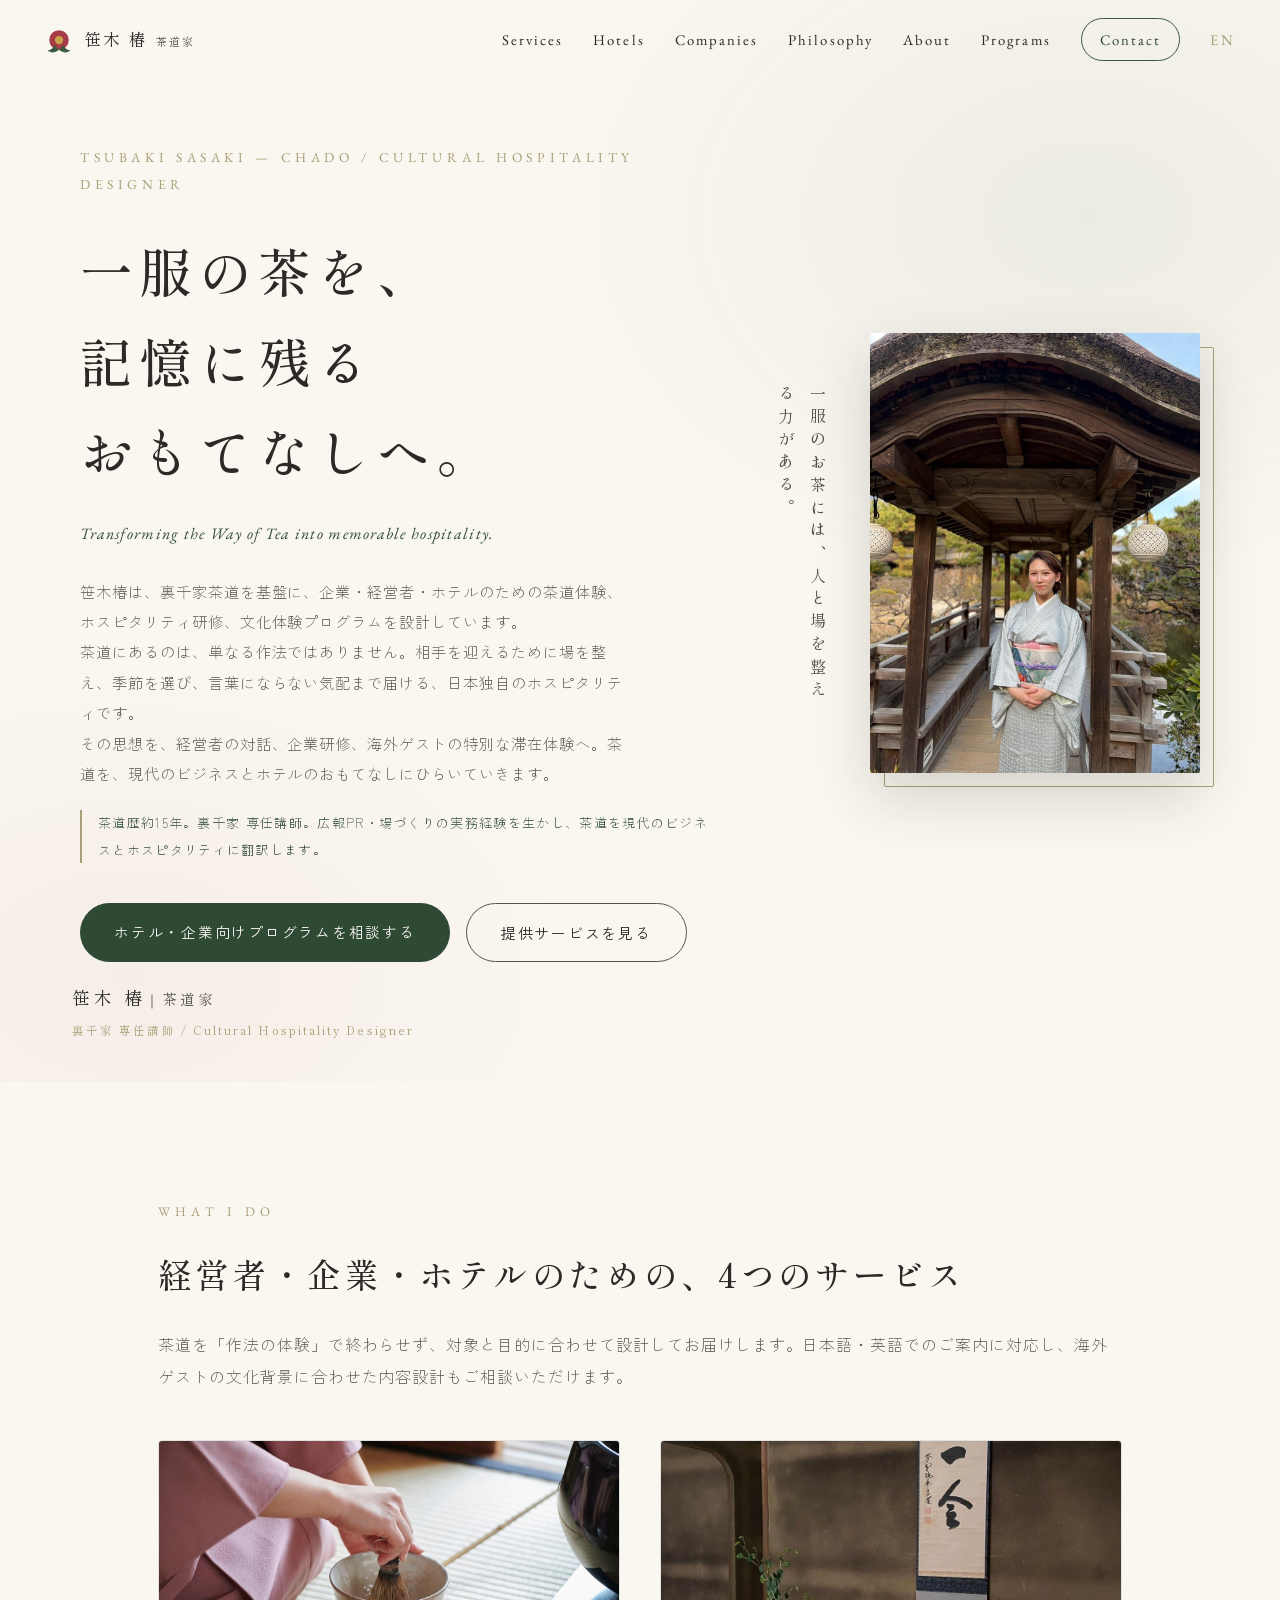
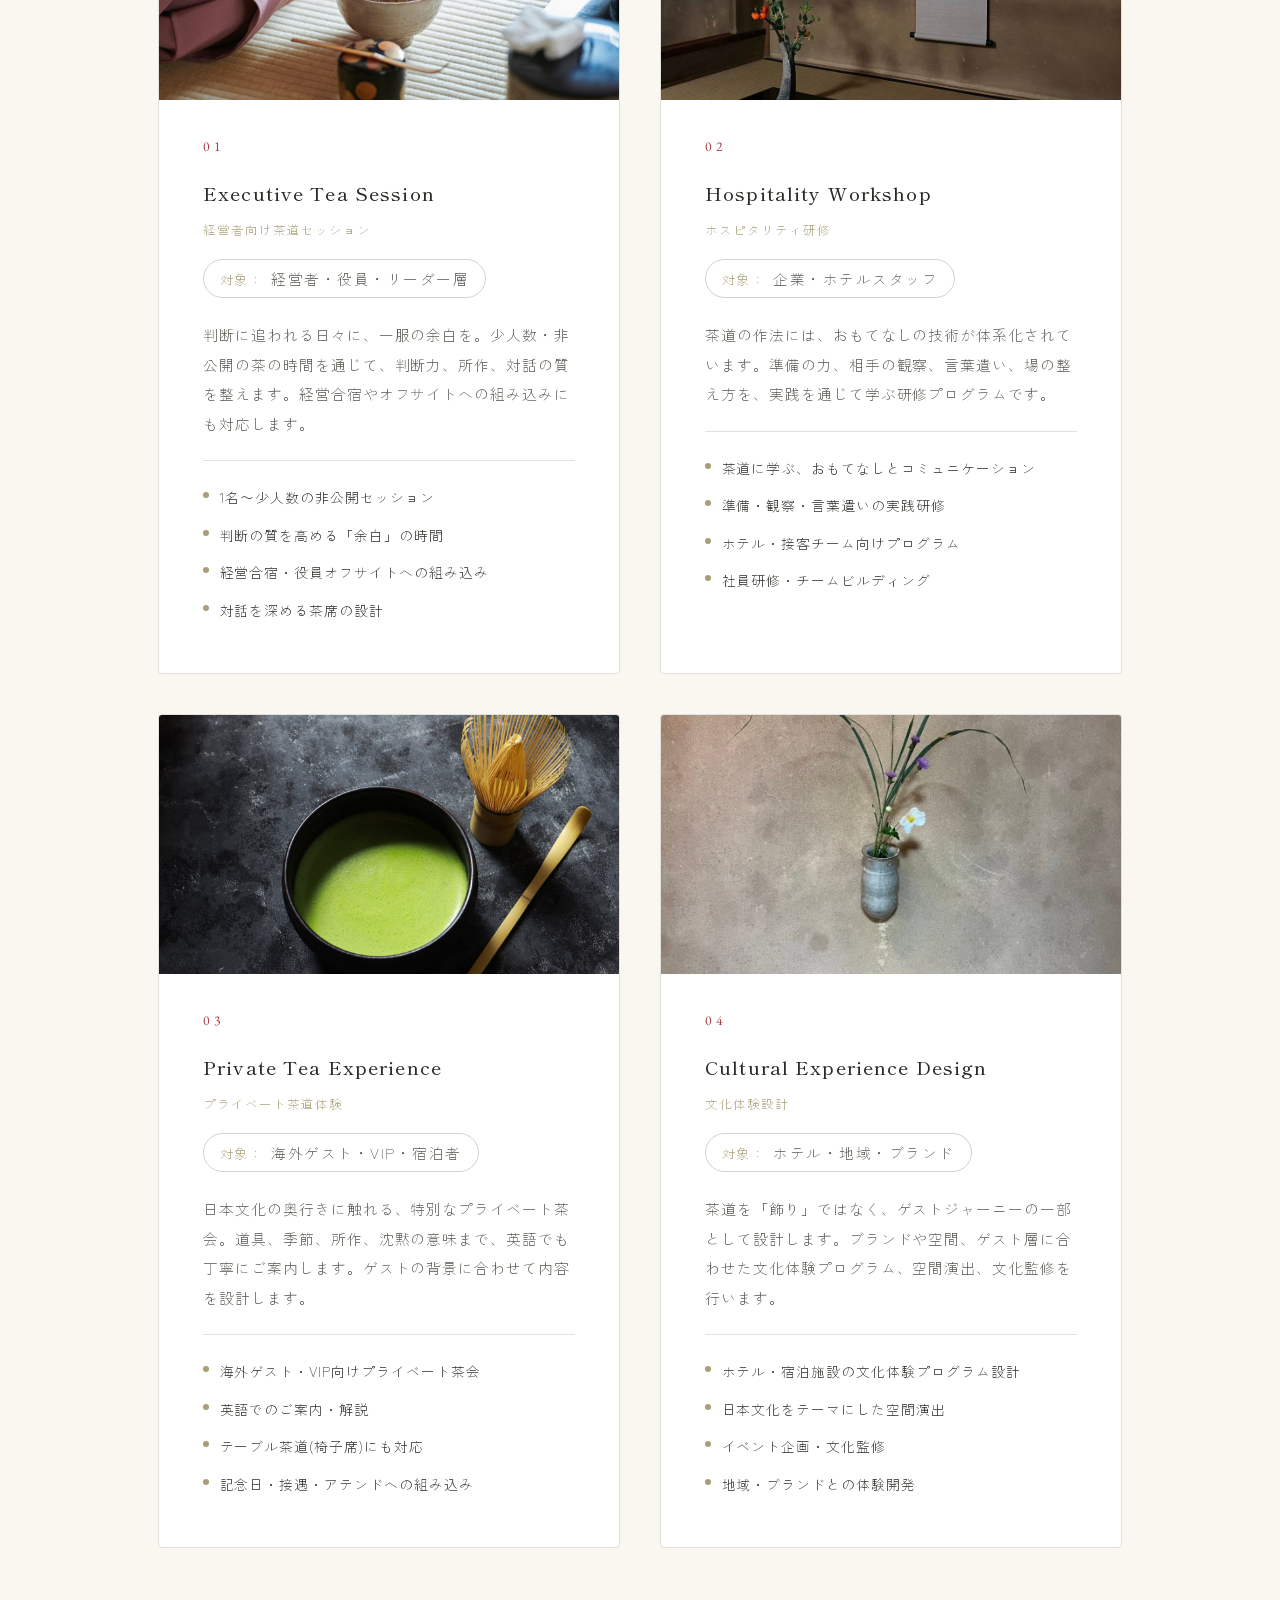
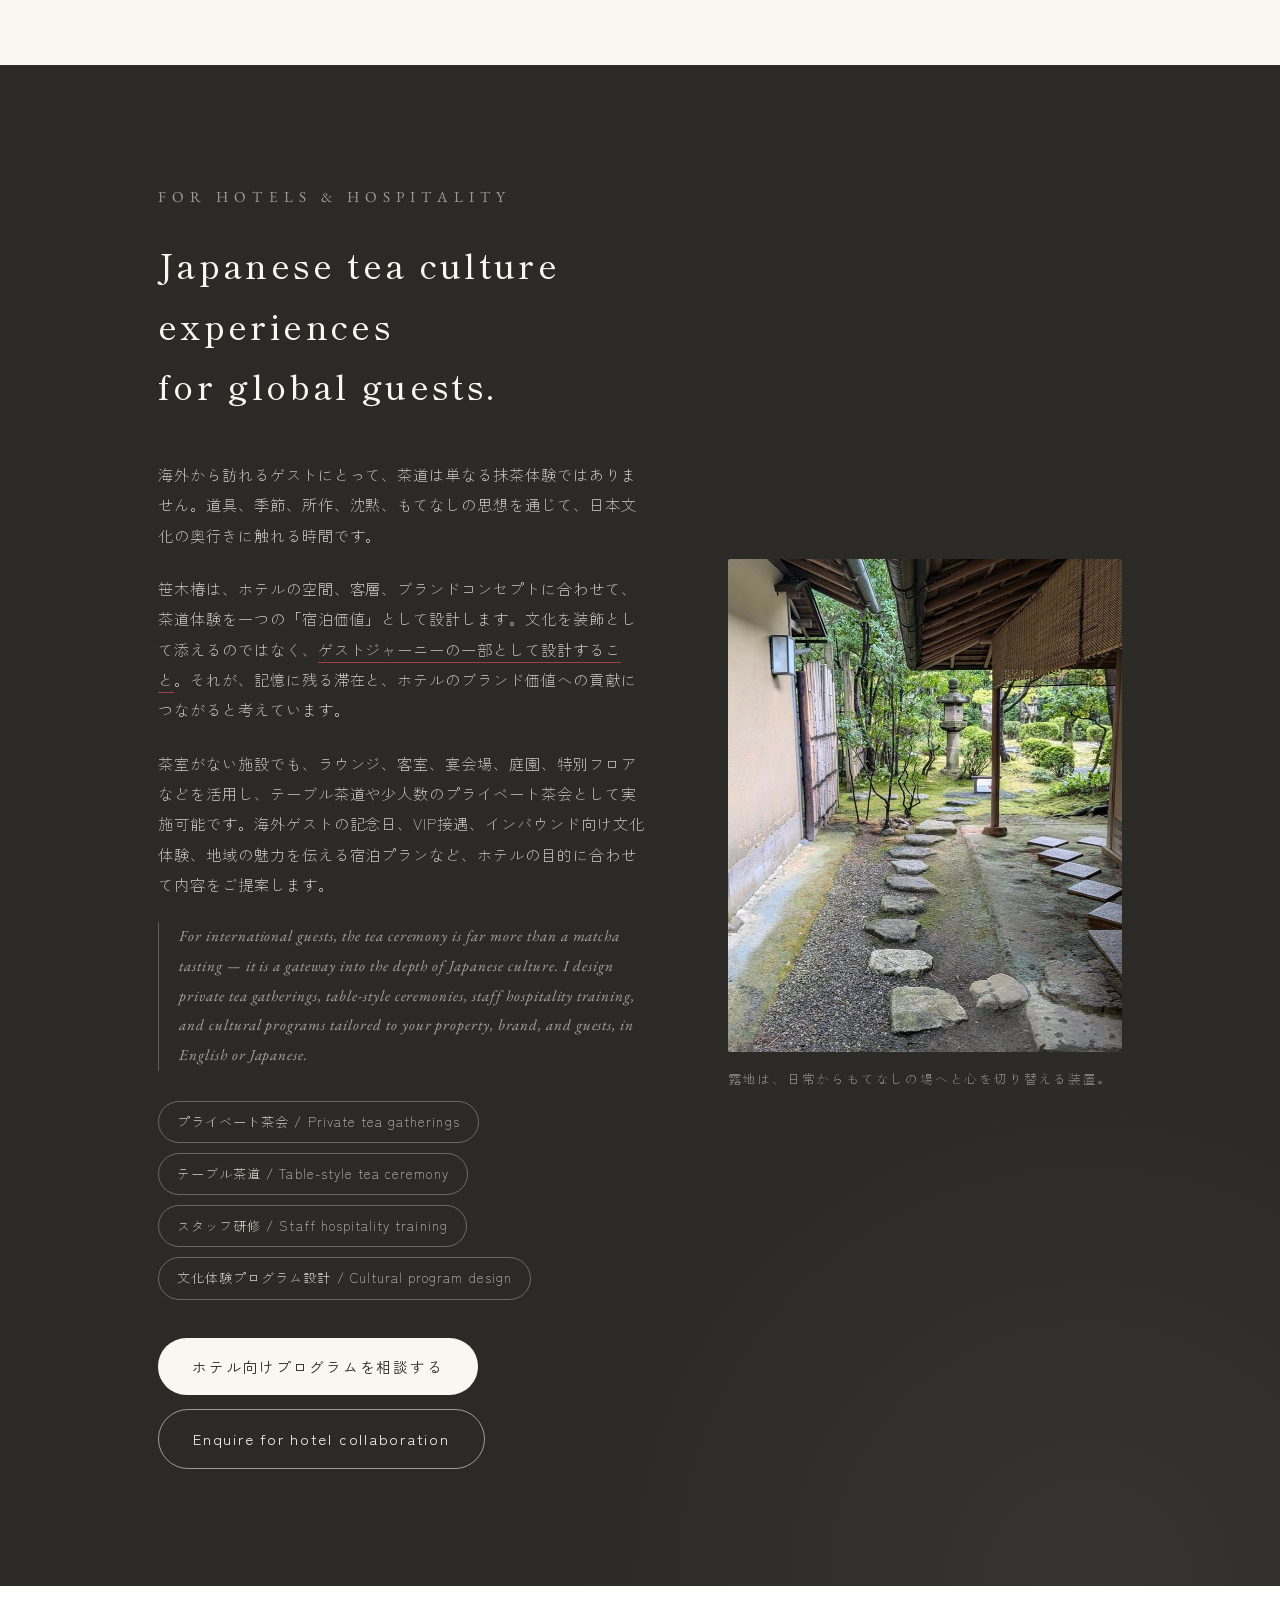
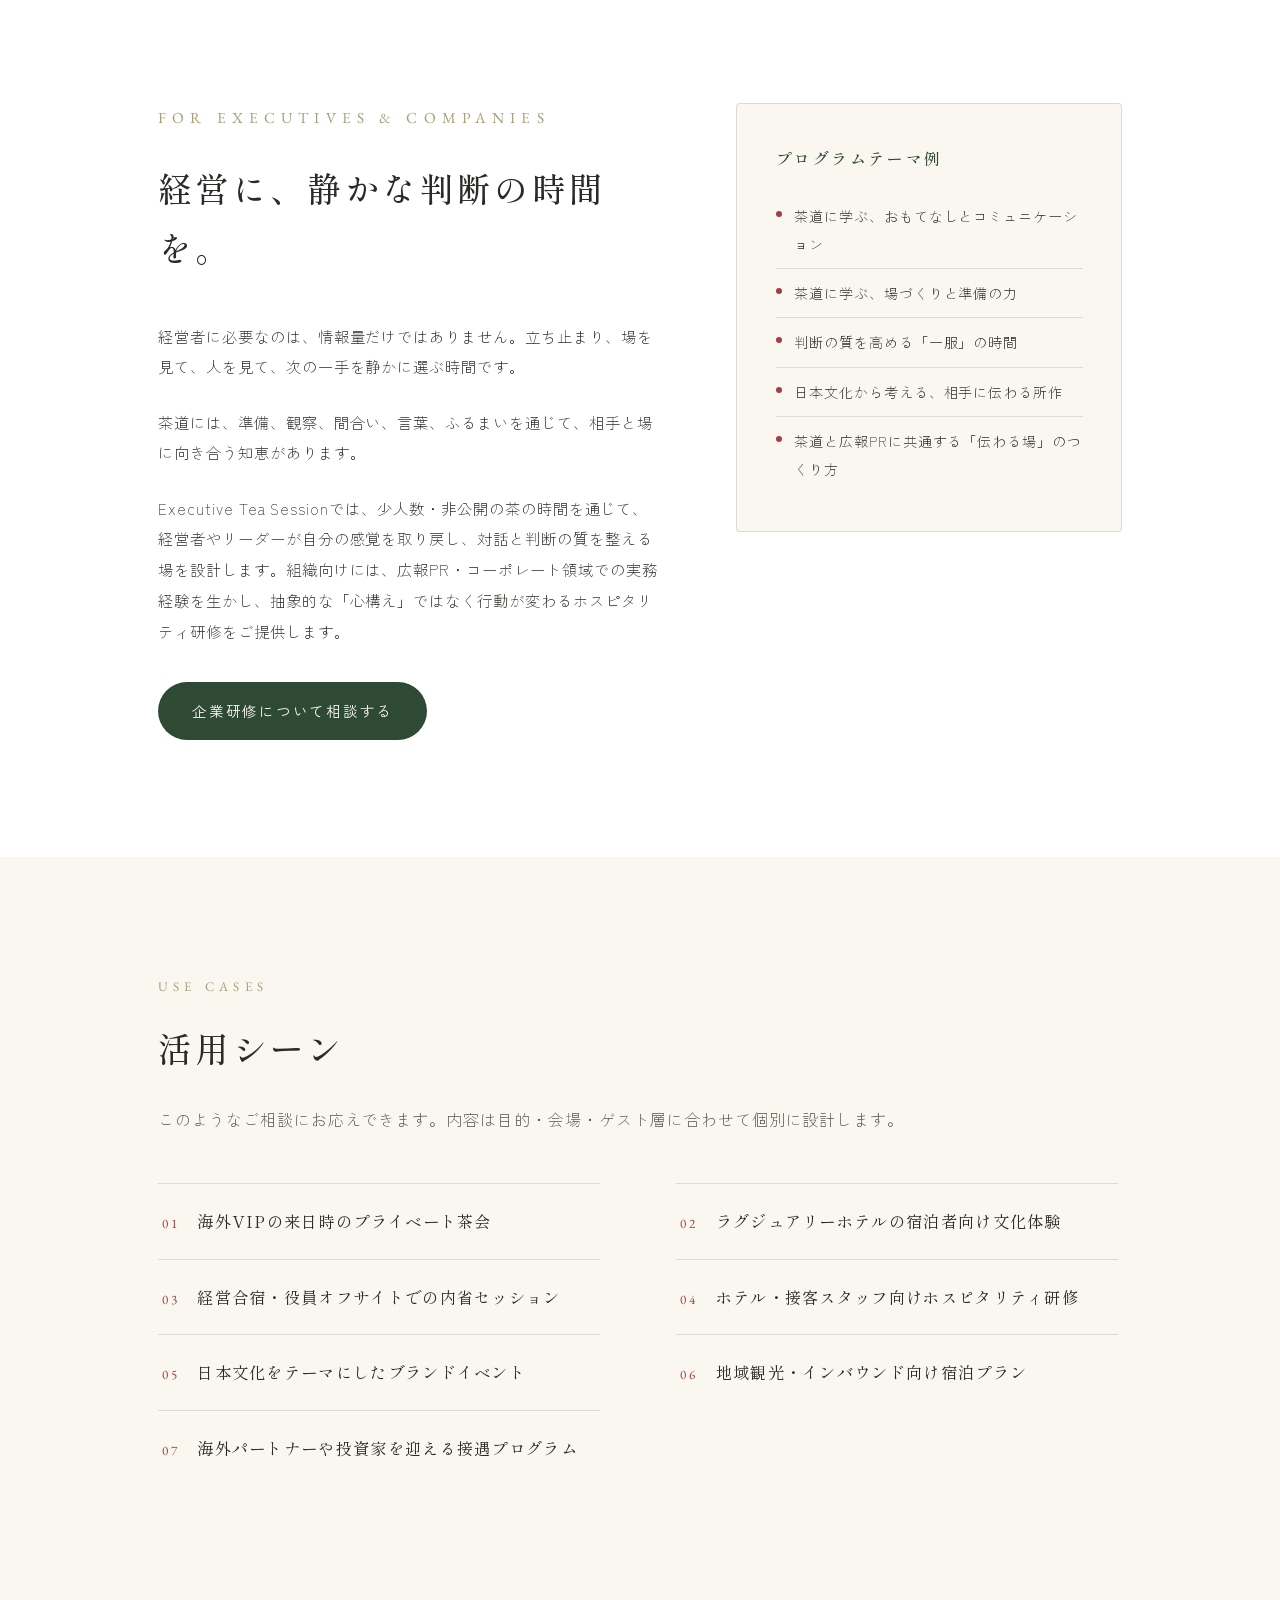
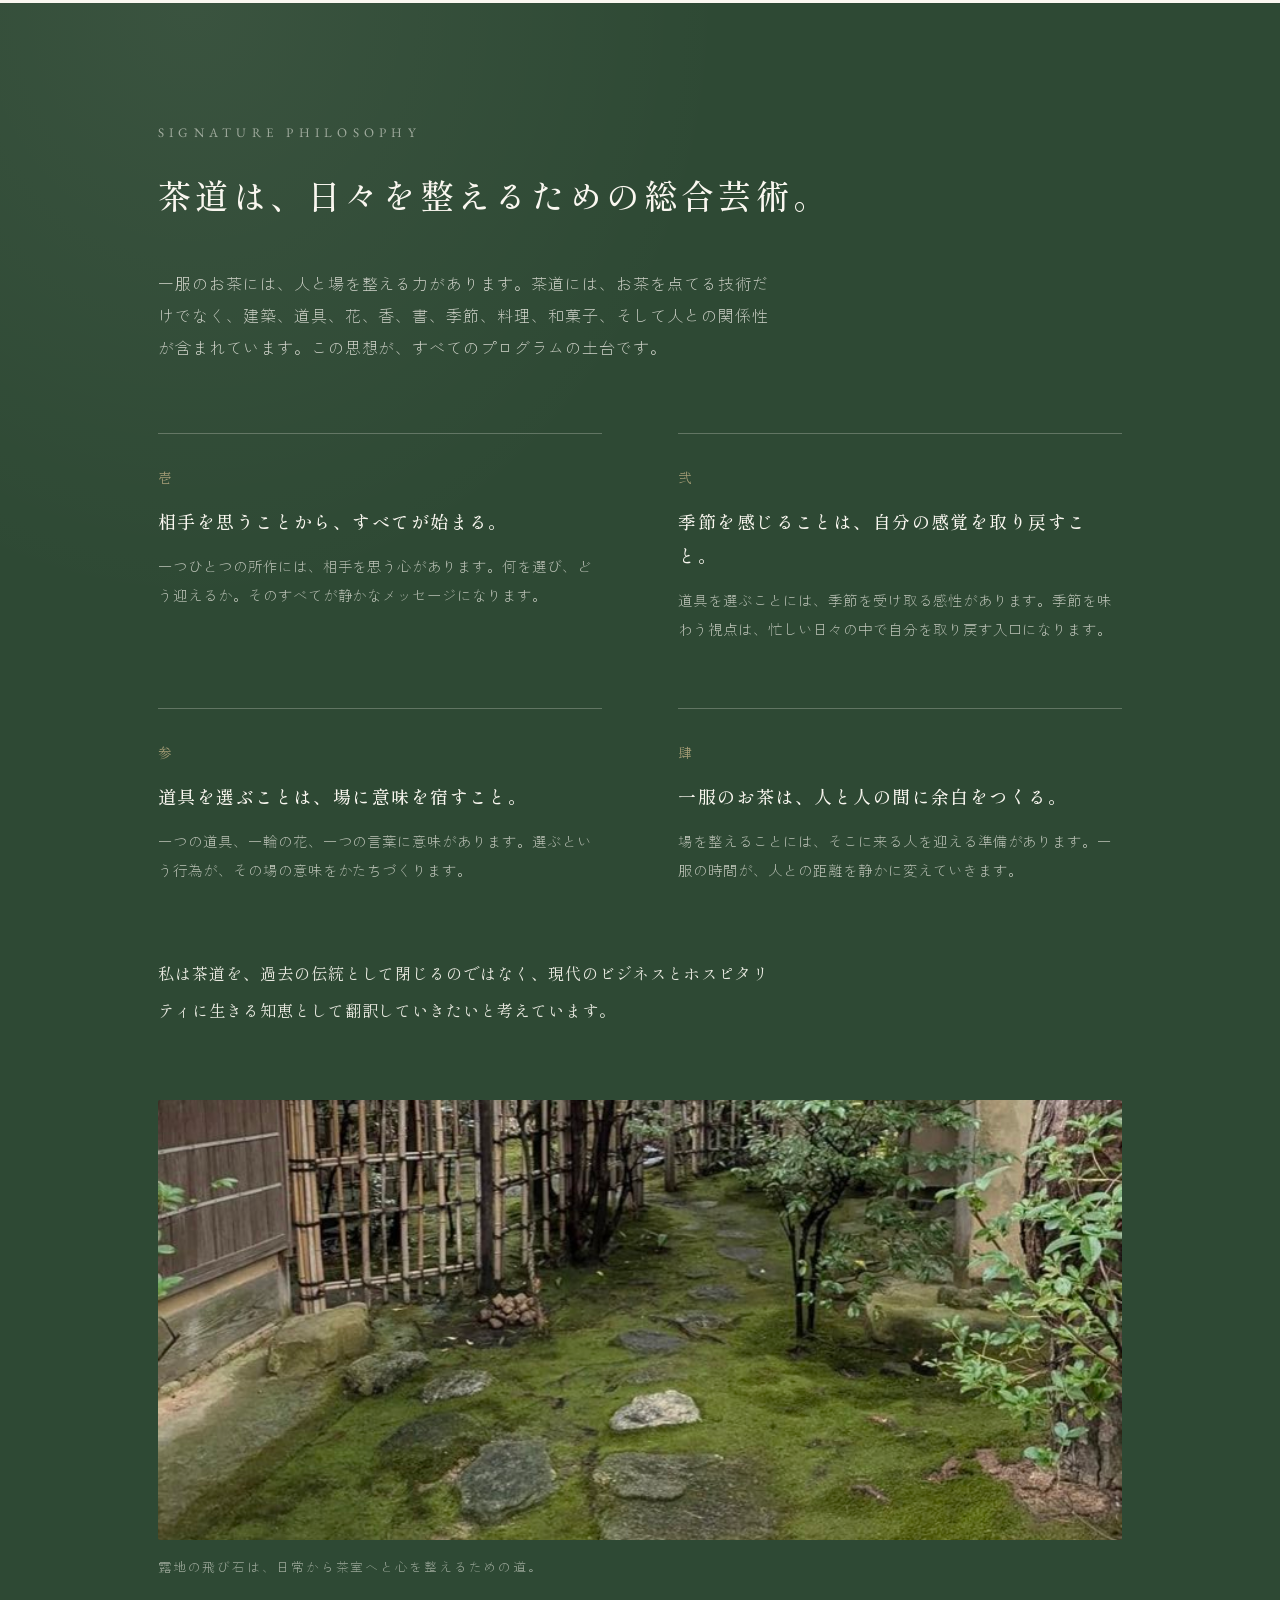
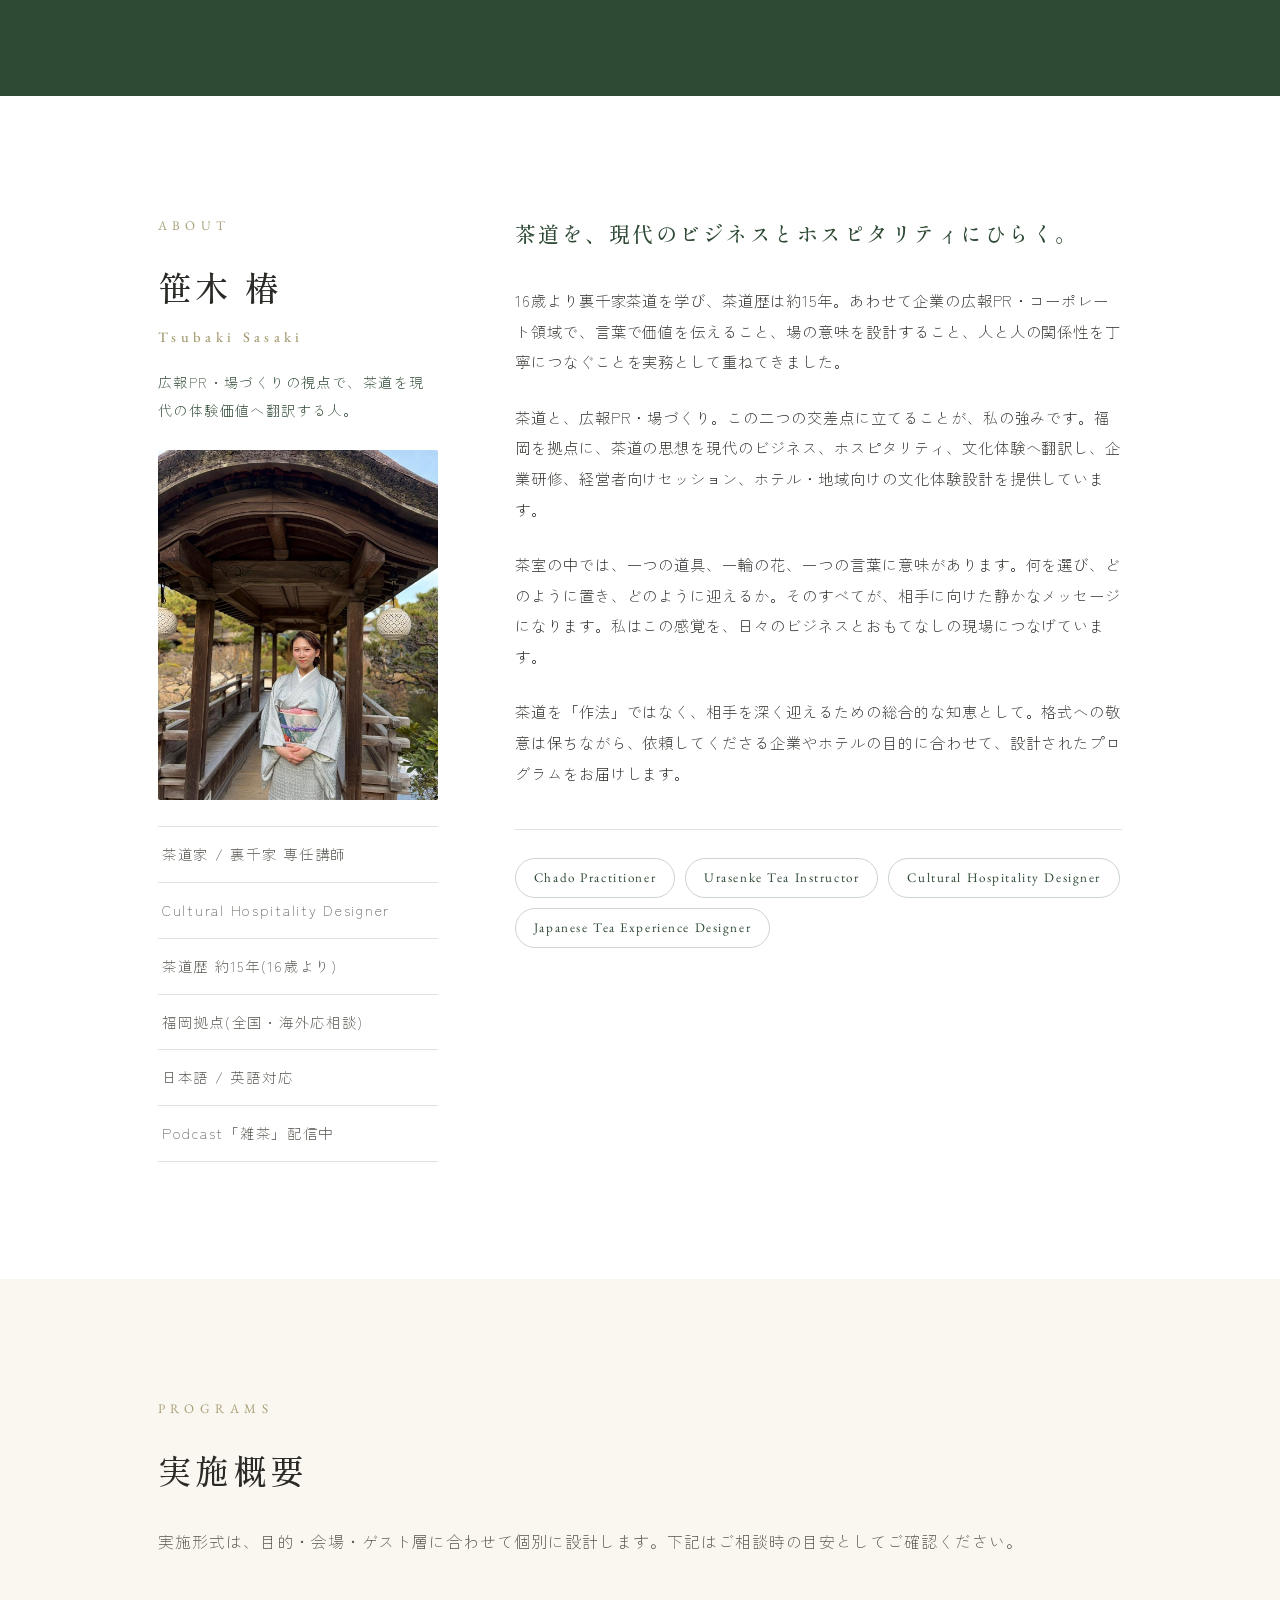
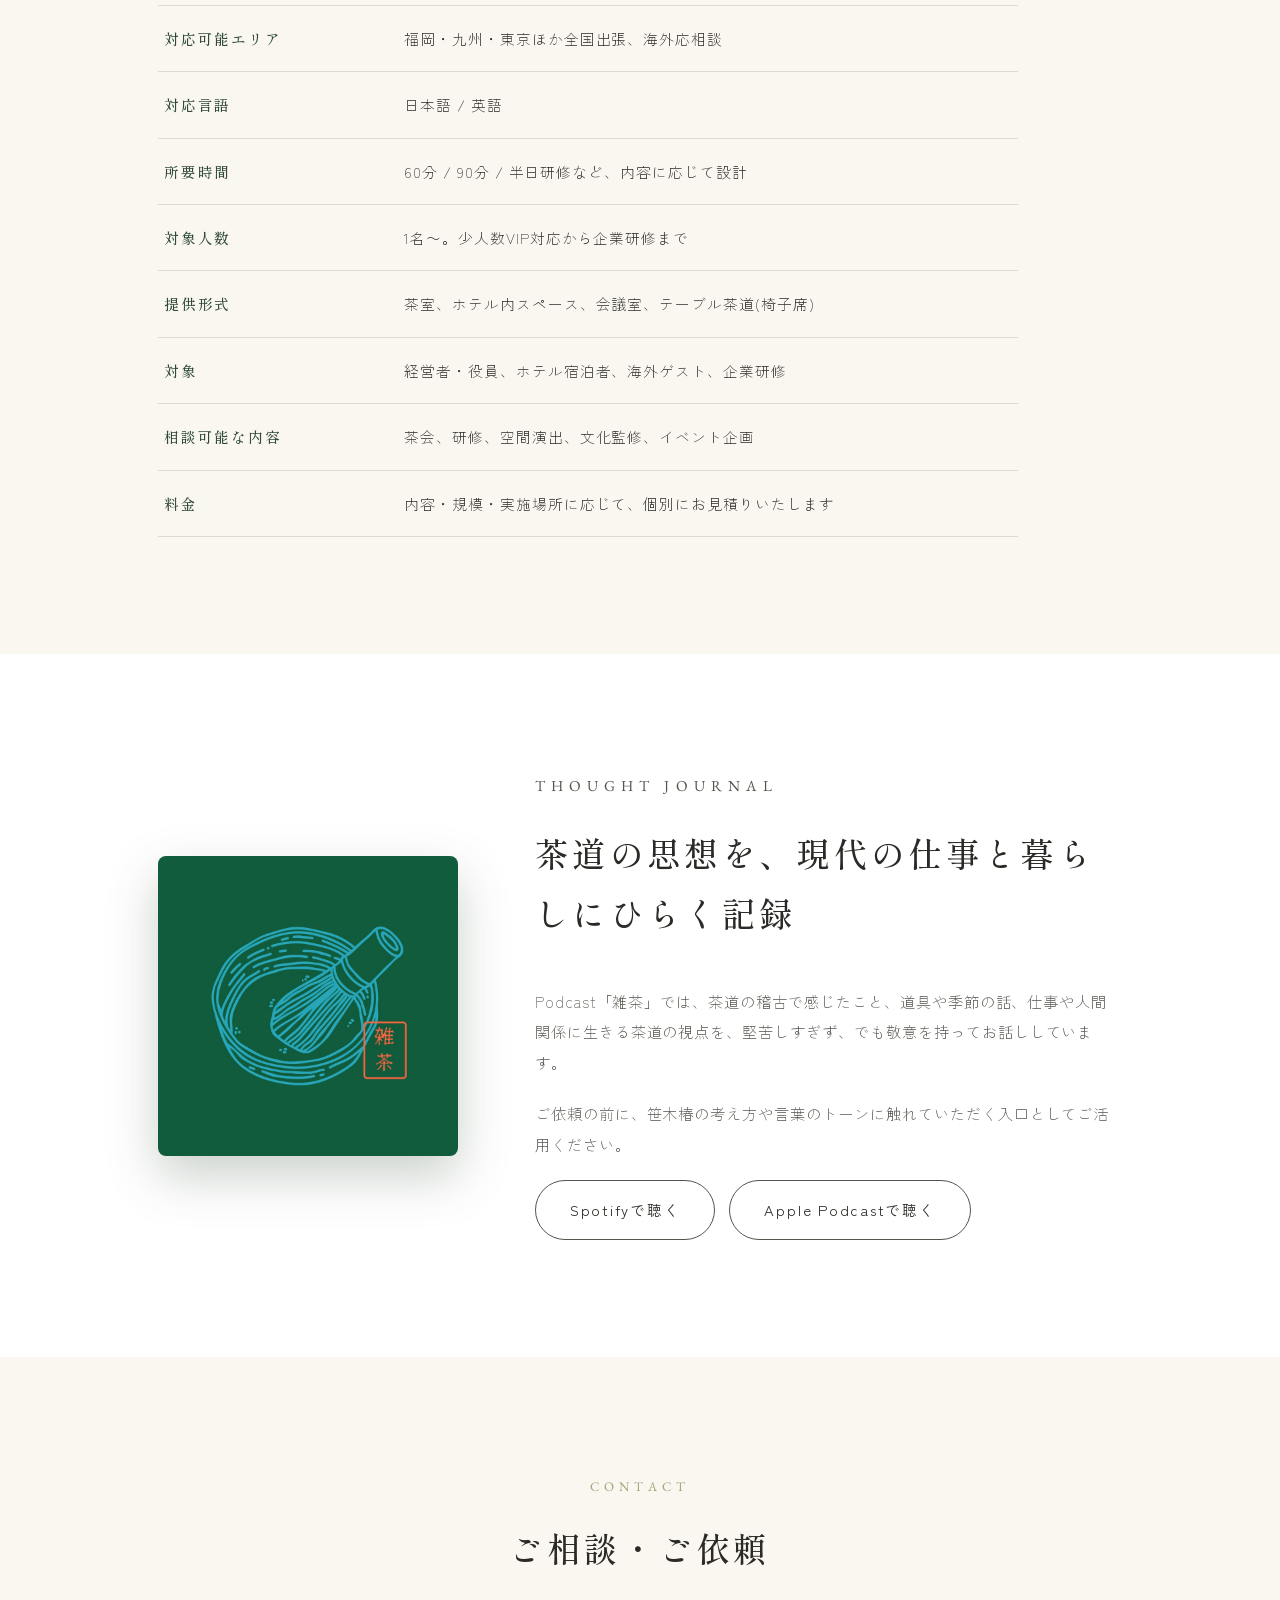
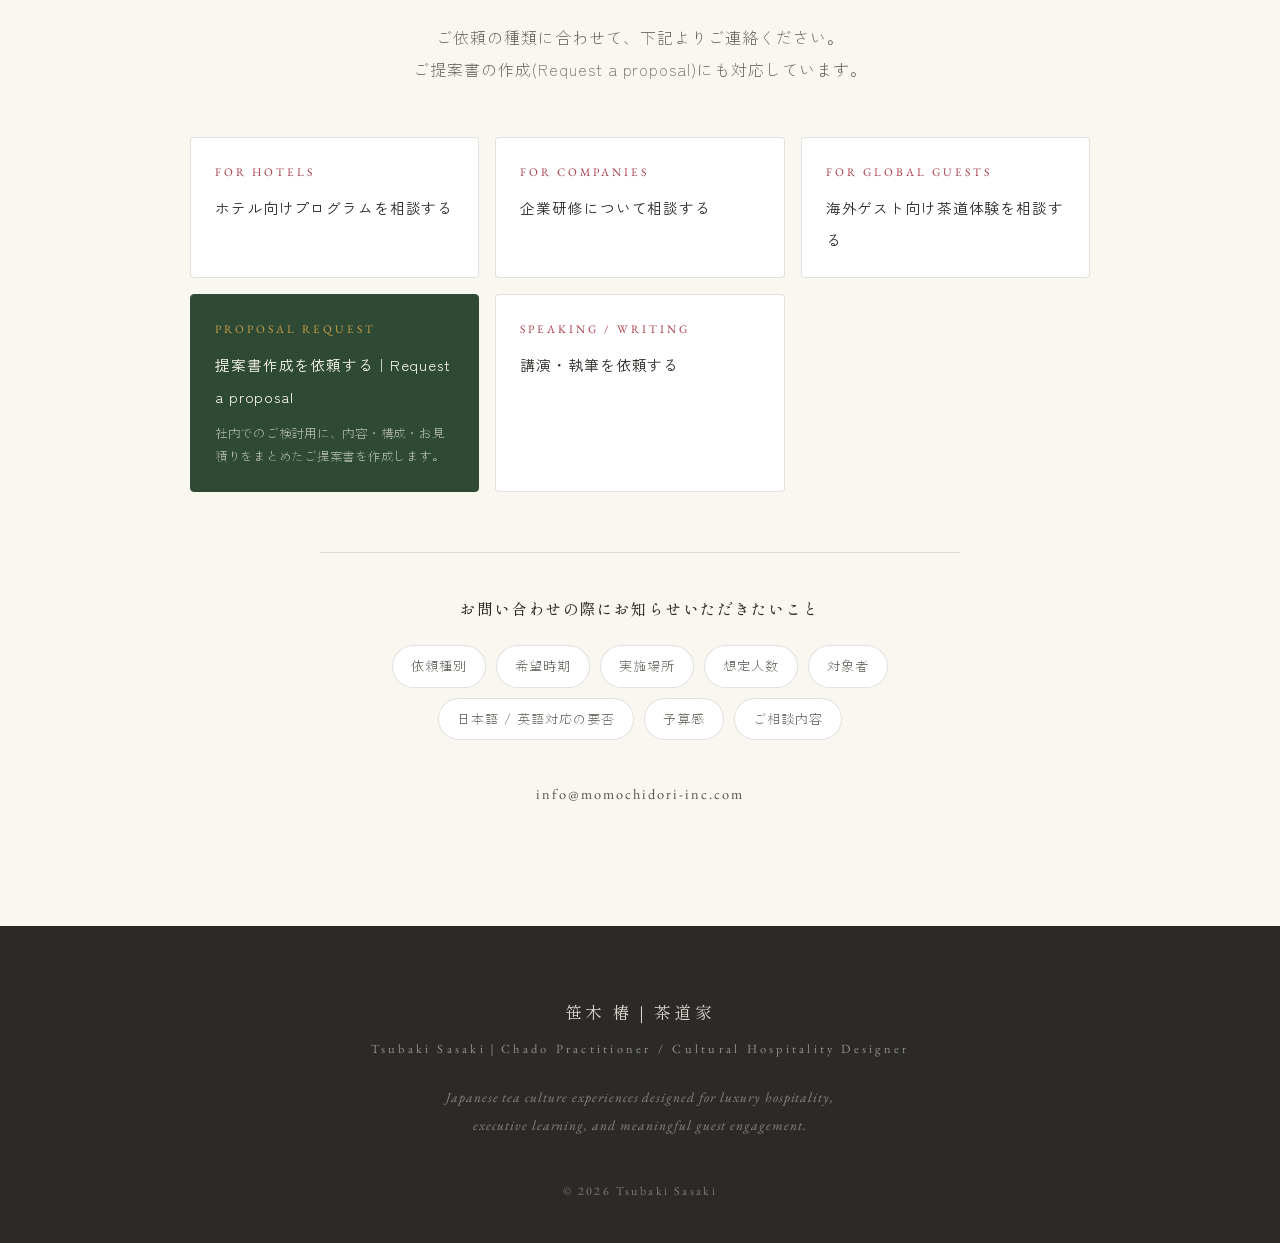
<file: index.html>
<!DOCTYPE html>
<html lang="ja">
<head>
  <meta charset="UTF-8">
  <meta name="viewport" content="width=device-width, initial-scale=1.0">
  <title>笹木椿｜茶道家・Cultural Hospitality Designer — 一服の茶を、記憶に残るおもてなしへ。</title>
  <meta name="description" content="笹木椿は、裏千家茶道を基盤に、企業・経営者・ホテルのための茶道体験、ホスピタリティ研修、文化体験設計を行う茶道家。福岡を拠点に全国・海外に対応。英語での茶道体験、ホテル向け文化プログラム、経営者向けセッション、企業研修を提供します。">
  <meta name="keywords" content="笹木椿,茶道家,茶道 ホテル,茶道 企業研修,茶道体験 英語,ホスピタリティ研修,文化体験 設計,福岡 茶道体験,裏千家 福岡,経営者 茶道,tea ceremony hotel,茶道 ポッドキャスト,雑茶">
  <meta property="og:title" content="笹木椿｜茶道家・Cultural Hospitality Designer">
  <meta property="og:description" content="一服の茶を、記憶に残るおもてなしへ。企業・経営者・ホテルのための茶道体験、ホスピタリティ研修、文化体験設計。">
  <meta property="og:type" content="website">
  <meta property="og:locale" content="ja_JP">
  <meta property="og:url" content="https://chado.momochidori-inc.com/">
  <meta property="og:image" content="https://chado.momochidori-inc.com/images/social-cover.png">
  <meta property="og:image:width" content="1734">
  <meta property="og:image:height" content="907">
  <meta property="og:image:alt" content="Chado Cultural Hospitality Designer">
  <meta name="twitter:card" content="summary_large_image">
  <meta name="twitter:image" content="https://chado.momochidori-inc.com/images/social-cover.png">
  <link rel="canonical" href="https://chado.momochidori-inc.com/">
  <link rel="alternate" hreflang="en" href="en.html">
  <link rel="icon" type="image/svg+xml" href="favicon.svg">
  <link rel="icon" type="image/png" sizes="32x32" href="favicon-32.png">
  <link rel="apple-touch-icon" sizes="180x180" href="apple-touch-icon.png">
  <link rel="preconnect" href="https://fonts.googleapis.com">
  <link rel="preconnect" href="https://fonts.gstatic.com" crossorigin>
  <link href="https://fonts.googleapis.com/css2?family=Shippori+Mincho:wght@400;500;600&family=Zen+Kaku+Gothic+New:wght@300;400;500&family=EB+Garamond:ital@0;1&display=swap" rel="stylesheet">
  <link rel="stylesheet" href="css/style.css">
</head>
<body>

  <header class="site-header" id="header">
    <a href="#top" class="site-logo">
      <span class="logo-mark" aria-hidden="true">
        <svg viewBox="0 0 40 40" class="tsubaki-mark"><use href="#tsubaki"></use></svg>
      </span>
      <span class="logo-text">笹木 椿<small>茶道家</small></span>
    </a>
    <nav class="site-nav" id="nav">
      <a href="#services">Services</a>
      <a href="#hotels">Hotels</a>
      <a href="#executives">Companies</a>
      <a href="#philosophy">Philosophy</a>
      <a href="#about">About</a>
      <a href="#programs">Programs</a>
      <a href="#contact" class="nav-cta">Contact</a>
      <a href="en.html" class="nav-lang">EN</a>
    </nav>
    <button class="nav-toggle" id="navToggle" aria-label="メニュー" aria-expanded="false">
      <span></span><span></span>
    </button>
  </header>

  <!-- ===== Hero ===== -->
  <section class="hero" id="top">
    <div class="hero-inner">
      <div class="hero-text">
        <p class="hero-en">Tsubaki Sasaki — Chado / Cultural Hospitality Designer</p>
        <h1 class="hero-copy">
          <span class="line">一服の茶を、</span>
          <span class="line">記憶に残る</span>
          <span class="line">おもてなしへ。</span>
        </h1>
        <p class="hero-en-copy">Transforming the Way of Tea into memorable hospitality.</p>
        <p class="hero-lead">
          笹木椿は、裏千家茶道を基盤に、企業・経営者・ホテルのための茶道体験、ホスピタリティ研修、文化体験プログラムを設計しています。<br>
          茶道にあるのは、単なる作法ではありません。相手を迎えるために場を整え、季節を選び、言葉にならない気配まで届ける、日本独自のホスピタリティです。<br>
          その思想を、経営者の対話、企業研修、海外ゲストの特別な滞在体験へ。茶道を、現代のビジネスとホテルのおもてなしにひらいていきます。
        </p>
        <p class="hero-cred">茶道歴約15年。裏千家 専任講師。<br class="sp">広報PR・場づくりの実務経験を生かし、茶道を現代のビジネスとホスピタリティに翻訳します。</p>
        <div class="hero-cta">
          <a href="#contact" class="btn btn-primary">ホテル・企業向けプログラムを相談する</a>
          <a href="#services" class="btn btn-ghost">提供サービスを見る</a>
        </div>
      </div>
      <div class="hero-visual">
        <div class="hero-vertical" aria-hidden="true">
          <p class="vertical-text">一服のお茶には、人と場を整える力がある。</p>
        </div>
        <figure class="hero-photo">
          <img src="images/tsubaki.jpg" alt="日本庭園の橋の上に立つ茶道家・笹木椿" width="1050" height="1400">
        </figure>
      </div>
    </div>
    <p class="hero-name">笹木 椿<span>｜茶道家</span><em>裏千家 専任講師 / Cultural Hospitality Designer</em></p>
  </section>

  <!-- ===== What I Do ===== -->
  <section class="section services" id="services">
    <div class="container">
      <p class="section-label">What I Do</p>
      <h2 class="section-title">経営者・企業・ホテルのための、<br class="sp">4つのサービス</h2>
      <p class="section-lead">茶道を「作法の体験」で終わらせず、対象と目的に合わせて設計してお届けします。日本語・英語でのご案内に対応し、海外ゲストの文化背景に合わせた内容設計もご相談いただけます。</p>
      <div class="activity-grid">
        <article class="activity-card">
          <figure class="activity-photo">
            <img src="images/temoto.jpg" alt="茶碗に茶筅を入れてお茶を点てる手元" loading="lazy">
          </figure>
          <span class="activity-index">01</span>
          <h3>Executive Tea Session<span class="card-sub">経営者向け茶道セッション</span></h3>
          <p class="card-target"><em>対象：</em>経営者・役員・リーダー層</p>
          <p>判断に追われる日々に、一服の余白を。少人数・非公開の茶の時間を通じて、判断力、所作、対話の質を整えます。経営合宿やオフサイトへの組み込みにも対応します。</p>
          <ul>
            <li>1名〜少人数の非公開セッション</li>
            <li>判断の質を高める「余白」の時間</li>
            <li>経営合宿・役員オフサイトへの組み込み</li>
            <li>対話を深める茶席の設計</li>
          </ul>
        </article>
        <article class="activity-card">
          <figure class="activity-photo">
            <img src="images/tokonoma.jpg" alt="掛物と花が整えられた床の間" loading="lazy">
          </figure>
          <span class="activity-index">02</span>
          <h3>Hospitality Workshop<span class="card-sub">ホスピタリティ研修</span></h3>
          <p class="card-target"><em>対象：</em>企業・ホテルスタッフ</p>
          <p>茶道の作法には、おもてなしの技術が体系化されています。準備の力、相手の観察、言葉遣い、場の整え方を、実践を通じて学ぶ研修プログラムです。</p>
          <ul>
            <li>茶道に学ぶ、おもてなしとコミュニケーション</li>
            <li>準備・観察・言葉遣いの実践研修</li>
            <li>ホテル・接客チーム向けプログラム</li>
            <li>社員研修・チームビルディング</li>
          </ul>
        </article>
        <article class="activity-card">
          <figure class="activity-photo">
            <img src="images/dogu.jpg" alt="点てられた抹茶と茶筅・茶杓" loading="lazy">
          </figure>
          <span class="activity-index">03</span>
          <h3>Private Tea Experience<span class="card-sub">プライベート茶道体験</span></h3>
          <p class="card-target"><em>対象：</em>海外ゲスト・VIP・宿泊者</p>
          <p>日本文化の奥行きに触れる、特別なプライベート茶会。道具、季節、所作、沈黙の意味まで、英語でも丁寧にご案内します。ゲストの背景に合わせて内容を設計します。</p>
          <ul>
            <li>海外ゲスト・VIP向けプライベート茶会</li>
            <li>英語でのご案内・解説</li>
            <li>テーブル茶道(椅子席)にも対応</li>
            <li>記念日・接遇・アテンドへの組み込み</li>
          </ul>
        </article>
        <article class="activity-card">
          <figure class="activity-photo">
            <img src="images/kaki.jpg" alt="土壁に掛けられた花入と季節の茶花" loading="lazy">
          </figure>
          <span class="activity-index">04</span>
          <h3>Cultural Experience Design<span class="card-sub">文化体験設計</span></h3>
          <p class="card-target"><em>対象：</em>ホテル・地域・ブランド</p>
          <p>茶道を「飾り」ではなく、ゲストジャーニーの一部として設計します。ブランドや空間、ゲスト層に合わせた文化体験プログラム、空間演出、文化監修を行います。</p>
          <ul>
            <li>ホテル・宿泊施設の文化体験プログラム設計</li>
            <li>日本文化をテーマにした空間演出</li>
            <li>イベント企画・文化監修</li>
            <li>地域・ブランドとの体験開発</li>
          </ul>
        </article>
      </div>
    </div>
  </section>

  <!-- ===== For Hotels & Global Guests ===== -->
  <section class="section hotels" id="hotels">
    <div class="container hotels-grid">
      <div class="hotels-body">
        <p class="section-label light">For Hotels &amp; Hospitality</p>
        <h2 class="section-title light">Japanese tea culture experiences<br>for global guests.</h2>
        <p>海外から訪れるゲストにとって、茶道は単なる抹茶体験ではありません。道具、季節、所作、沈黙、もてなしの思想を通じて、日本文化の奥行きに触れる時間です。</p>
        <p>笹木椿は、ホテルの空間、客層、ブランドコンセプトに合わせて、茶道体験を一つの「宿泊価値」として設計します。文化を装飾として添えるのではなく、<em>ゲストジャーニーの一部として設計すること</em>。それが、記憶に残る滞在と、ホテルのブランド価値への貢献につながると考えています。</p>
        <p>茶室がない施設でも、ラウンジ、客室、宴会場、庭園、特別フロアなどを活用し、テーブル茶道や少人数のプライベート茶会として実施可能です。海外ゲストの記念日、VIP接遇、インバウンド向け文化体験、地域の魅力を伝える宿泊プランなど、ホテルの目的に合わせて内容をご提案します。</p>
        <p class="hotels-en">For international guests, the tea ceremony is far more than a matcha tasting — it is a gateway into the depth of Japanese culture. I design private tea gatherings, table-style ceremonies, staff hospitality training, and cultural programs tailored to your property, brand, and guests, in English or Japanese.</p>
        <ul class="hotels-list">
          <li>プライベート茶会 / Private tea gatherings</li>
          <li>テーブル茶道 / Table-style tea ceremony</li>
          <li>スタッフ研修 / Staff hospitality training</li>
          <li>文化体験プログラム設計 / Cultural program design</li>
        </ul>
        <div class="hotels-cta">
          <a href="mailto:info@momochidori-inc.com?subject=%E3%83%9B%E3%83%86%E3%83%AB%E5%90%91%E3%81%91%E3%83%97%E3%83%AD%E3%82%B0%E3%83%A9%E3%83%A0%E3%81%AE%E3%81%94%E7%9B%B8%E8%AB%87" class="btn btn-light">ホテル向けプログラムを相談する</a>
          <a href="mailto:info@momochidori-inc.com?subject=Enquiry%3A%20Hotel%20Collaboration" class="btn btn-light-ghost">Enquire for hotel collaboration</a>
        </div>
      </div>
      <figure class="hotels-photo">
        <img src="images/roji.jpg" alt="石灯籠と飛び石のある露地" loading="lazy">
        <figcaption>露地は、日常からもてなしの場へと心を切り替える装置。</figcaption>
      </figure>
    </div>
  </section>

  <!-- ===== For Executives & Companies ===== -->
  <section class="section executives" id="executives">
    <div class="container exec-grid">
      <div class="exec-body">
        <p class="section-label">For Executives &amp; Companies</p>
        <h2 class="section-title">経営に、静かな判断の時間を。</h2>
        <p>経営者に必要なのは、情報量だけではありません。立ち止まり、場を見て、人を見て、次の一手を静かに選ぶ時間です。</p>
        <p>茶道には、準備、観察、間合い、言葉、ふるまいを通じて、相手と場に向き合う知恵があります。</p>
        <p>Executive Tea Sessionでは、少人数・非公開の茶の時間を通じて、経営者やリーダーが自分の感覚を取り戻し、対話と判断の質を整える場を設計します。組織向けには、広報PR・コーポレート領域での実務経験を生かし、抽象的な「心構え」ではなく行動が変わるホスピタリティ研修をご提供します。</p>
        <div class="exec-cta">
          <a href="mailto:info@momochidori-inc.com?subject=%E4%BC%81%E6%A5%AD%E7%A0%94%E4%BF%AE%E3%81%AE%E3%81%94%E7%9B%B8%E8%AB%87" class="btn btn-primary">企業研修について相談する</a>
        </div>
      </div>
      <div class="exec-themes">
        <h3>プログラムテーマ例</h3>
        <ul>
          <li>茶道に学ぶ、おもてなしとコミュニケーション</li>
          <li>茶道に学ぶ、場づくりと準備の力</li>
          <li>判断の質を高める「一服」の時間</li>
          <li>日本文化から考える、相手に伝わる所作</li>
          <li>茶道と広報PRに共通する「伝わる場」のつくり方</li>
        </ul>
      </div>
    </div>
  </section>

  <!-- ===== Use Cases ===== -->
  <section class="section usecases" id="usecases">
    <div class="container">
      <p class="section-label">Use Cases</p>
      <h2 class="section-title">活用シーン</h2>
      <p class="section-lead">このようなご相談にお応えできます。内容は目的・会場・ゲスト層に合わせて個別に設計します。</p>
      <ul class="usecase-grid">
        <li><span>01</span>海外VIPの来日時のプライベート茶会</li>
        <li><span>02</span>ラグジュアリーホテルの宿泊者向け文化体験</li>
        <li><span>03</span>経営合宿・役員オフサイトでの内省セッション</li>
        <li><span>04</span>ホテル・接客スタッフ向けホスピタリティ研修</li>
        <li><span>05</span>日本文化をテーマにしたブランドイベント</li>
        <li><span>06</span>地域観光・インバウンド向け宿泊プラン</li>
        <li><span>07</span>海外パートナーや投資家を迎える接遇プログラム</li>
      </ul>
    </div>
  </section>

  <!-- ===== Signature Philosophy ===== -->
  <section class="section philosophy" id="philosophy">
    <div class="container">
      <p class="section-label light">Signature Philosophy</p>
      <h2 class="section-title light">茶道は、日々を整えるための総合芸術。</h2>
      <p class="philosophy-intro">
        一服のお茶には、人と場を整える力があります。茶道には、お茶を点てる技術だけでなく、建築、道具、花、香、書、季節、料理、和菓子、そして人との関係性が含まれています。この思想が、すべてのプログラムの土台です。
      </p>
      <ul class="philosophy-list">
        <li>
          <span class="ph-num">壱</span>
          <h3>相手を思うことから、すべてが始まる。</h3>
          <p>一つひとつの所作には、相手を思う心があります。何を選び、どう迎えるか。そのすべてが静かなメッセージになります。</p>
        </li>
        <li>
          <span class="ph-num">弐</span>
          <h3>季節を感じることは、自分の感覚を取り戻すこと。</h3>
          <p>道具を選ぶことには、季節を受け取る感性があります。季節を味わう視点は、忙しい日々の中で自分を取り戻す入口になります。</p>
        </li>
        <li>
          <span class="ph-num">参</span>
          <h3>道具を選ぶことは、場に意味を宿すこと。</h3>
          <p>一つの道具、一輪の花、一つの言葉に意味があります。選ぶという行為が、その場の意味をかたちづくります。</p>
        </li>
        <li>
          <span class="ph-num">肆</span>
          <h3>一服のお茶は、人と人の間に余白をつくる。</h3>
          <p>場を整えることには、そこに来る人を迎える準備があります。一服の時間が、人との距離を静かに変えていきます。</p>
        </li>
      </ul>
      <p class="philosophy-close">
        私は茶道を、過去の伝統として閉じるのではなく、現代のビジネスとホスピタリティに生きる知恵として翻訳していきたいと考えています。
      </p>
      <figure class="philosophy-photo">
        <img src="images/roji2.jpg" alt="苔むした露地の飛び石" loading="lazy">
        <figcaption>露地の飛び石は、日常から茶室へと心を整えるための道。</figcaption>
      </figure>
    </div>
  </section>

  <!-- ===== About ===== -->
  <section class="section about" id="about">
    <div class="container about-grid">
      <div class="about-side">
        <p class="section-label">About</p>
        <h2 class="section-title">笹木 椿<span class="title-en">Tsubaki Sasaki</span></h2>
        <p class="about-tagline">広報PR・場づくりの視点で、茶道を現代の体験価値へ翻訳する人。</p>
        <figure class="about-photo">
          <img src="images/tsubaki.jpg" alt="茶道家・笹木椿のプロフィール写真" loading="lazy">
        </figure>
        <ul class="about-facts">
          <li>茶道家 / 裏千家 専任講師</li>
          <li>Cultural Hospitality Designer</li>
          <li>茶道歴 約15年(16歳より)</li>
          <li>福岡拠点(全国・海外応相談)</li>
          <li>日本語 / 英語対応</li>
          <li>Podcast「雑茶」配信中</li>
        </ul>
      </div>
      <div class="about-main">
        <h3 class="about-heading">茶道を、現代のビジネスとホスピタリティにひらく。</h3>
        <p>16歳より裏千家茶道を学び、茶道歴は約15年。あわせて企業の広報PR・コーポレート領域で、言葉で価値を伝えること、場の意味を設計すること、人と人の関係性を丁寧につなぐことを実務として重ねてきました。</p>
        <p>茶道と、広報PR・場づくり。この二つの交差点に立てることが、私の強みです。福岡を拠点に、茶道の思想を現代のビジネス、ホスピタリティ、文化体験へ翻訳し、企業研修、経営者向けセッション、ホテル・地域向けの文化体験設計を提供しています。</p>
        <p>茶室の中では、一つの道具、一輪の花、一つの言葉に意味があります。何を選び、どのように置き、どのように迎えるか。そのすべてが、相手に向けた静かなメッセージになります。私はこの感覚を、日々のビジネスとおもてなしの現場につなげています。</p>
        <p>茶道を「作法」ではなく、相手を深く迎えるための総合的な知恵として。格式への敬意は保ちながら、依頼してくださる企業やホテルの目的に合わせて、設計されたプログラムをお届けします。</p>
        <ul class="about-titles">
          <li>Chado Practitioner</li>
          <li>Urasenke Tea Instructor</li>
          <li>Cultural Hospitality Designer</li>
          <li>Japanese Tea Experience Designer</li>
        </ul>
      </div>
    </div>
  </section>

  <!-- ===== Programs ===== -->
  <section class="section programs" id="programs">
    <div class="container">
      <p class="section-label">Programs</p>
      <h2 class="section-title">実施概要</h2>
      <p class="section-lead">実施形式は、目的・会場・ゲスト層に合わせて個別に設計します。下記はご相談時の目安としてご確認ください。</p>
      <dl class="program-table">
        <div><dt>対応可能エリア</dt><dd>福岡・九州・東京ほか全国出張、海外応相談</dd></div>
        <div><dt>対応言語</dt><dd>日本語 / 英語</dd></div>
        <div><dt>所要時間</dt><dd>60分 / 90分 / 半日研修など、内容に応じて設計</dd></div>
        <div><dt>対象人数</dt><dd>1名〜。少人数VIP対応から企業研修まで</dd></div>
        <div><dt>提供形式</dt><dd>茶室、ホテル内スペース、会議室、テーブル茶道(椅子席)</dd></div>
        <div><dt>対象</dt><dd>経営者・役員、ホテル宿泊者、海外ゲスト、企業研修</dd></div>
        <div><dt>相談可能な内容</dt><dd>茶会、研修、空間演出、文化監修、イベント企画</dd></div>
        <div><dt>料金</dt><dd>内容・規模・実施場所に応じて、個別にお見積りいたします</dd></div>
      </dl>
    </div>
  </section>

  <!-- ===== Journal / Podcast ===== -->
  <section class="section podcast" id="podcast">
    <div class="container podcast-grid">
      <div class="podcast-visual">
        <figure class="podcast-art">
          <img src="images/zatcha.jpg" alt="Podcast「雑茶」のアートワーク" loading="lazy">
        </figure>
      </div>
      <div class="podcast-body">
        <p class="section-label">Thought Journal</p>
        <h2 class="section-title">茶道の思想を、<br class="sp">現代の仕事と暮らしにひらく記録</h2>
        <p>Podcast「雑茶」では、茶道の稽古で感じたこと、道具や季節の話、仕事や人間関係に生きる茶道の視点を、堅苦しすぎず、でも敬意を持ってお話ししています。</p>
        <p>ご依頼の前に、笹木椿の考え方や言葉のトーンに触れていただく入口としてご活用ください。</p>
        <div class="podcast-links">
          <a href="https://open.spotify.com/show/0hd51asGI9nuBpr6OaQksP?si=b8c2aa4796224321" class="btn btn-ghost" target="_blank" rel="noopener">Spotifyで聴く</a>
          <a href="https://podcasts.apple.com/jp/podcast/%E5%A4%A7%E9%9B%91%E6%8A%8A%E3%81%AA%E7%A7%81%E3%81%8C%E8%8C%B6%E9%81%93%E3%81%AB%E3%83%8F%E3%83%9E%E3%82%8B%E7%90%86%E7%94%B1/id1896331593" class="btn btn-ghost" target="_blank" rel="noopener">Apple Podcastで聴く</a>
        </div>
      </div>
    </div>
  </section>

  <!-- ===== Contact ===== -->
  <section class="section contact" id="contact">
    <div class="container">
      <p class="section-label">Contact</p>
      <h2 class="section-title">ご相談・ご依頼</h2>
      <p class="contact-lead">
        ご依頼の種類に合わせて、下記よりご連絡ください。<br class="pc">ご提案書の作成(Request a proposal)にも対応しています。
      </p>
      <div class="cta-grid">
        <a href="mailto:info@momochidori-inc.com?subject=%E3%83%9B%E3%83%86%E3%83%AB%E5%90%91%E3%81%91%E3%83%97%E3%83%AD%E3%82%B0%E3%83%A9%E3%83%A0%E3%81%AE%E3%81%94%E7%9B%B8%E8%AB%87" class="cta-card">
          <span class="cta-en">For Hotels</span>
          <strong>ホテル向けプログラムを相談する</strong>
        </a>
        <a href="mailto:info@momochidori-inc.com?subject=%E4%BC%81%E6%A5%AD%E7%A0%94%E4%BF%AE%E3%81%AE%E3%81%94%E7%9B%B8%E8%AB%87" class="cta-card">
          <span class="cta-en">For Companies</span>
          <strong>企業研修について相談する</strong>
        </a>
        <a href="mailto:info@momochidori-inc.com?subject=%E6%B5%B7%E5%A4%96%E3%82%B2%E3%82%B9%E3%83%88%E5%90%91%E3%81%91%E8%8C%B6%E9%81%93%E4%BD%93%E9%A8%93%E3%81%AE%E3%81%94%E7%9B%B8%E8%AB%87" class="cta-card">
          <span class="cta-en">For Global Guests</span>
          <strong>海外ゲスト向け茶道体験を相談する</strong>
        </a>
        <a href="mailto:info@momochidori-inc.com?subject=%E6%8F%90%E6%A1%88%E6%9B%B8%E4%BD%9C%E6%88%90%E3%81%AE%E3%81%94%E4%BE%9D%E9%A0%BC%EF%BC%88Request%20a%20Proposal%EF%BC%89" class="cta-card cta-featured">
          <span class="cta-en">Proposal Request</span>
          <strong>提案書作成を依頼する｜Request a proposal</strong>
          <small>社内でのご検討用に、内容・構成・お見積りをまとめたご提案書を作成します。</small>
        </a>
        <a href="mailto:info@momochidori-inc.com?subject=%E8%AC%9B%E6%BC%94%E3%83%BB%E5%9F%B7%E7%AD%86%E3%81%AE%E3%81%94%E4%BE%9D%E9%A0%BC" class="cta-card">
          <span class="cta-en">Speaking / Writing</span>
          <strong>講演・執筆を依頼する</strong>
        </a>
      </div>
      <div class="contact-guide">
        <h3>お問い合わせの際にお知らせいただきたいこと</h3>
        <ul>
          <li>依頼種別</li>
          <li>希望時期</li>
          <li>実施場所</li>
          <li>想定人数</li>
          <li>対象者</li>
          <li>日本語 / 英語対応の要否</li>
          <li>予算感</li>
          <li>ご相談内容</li>
        </ul>
      </div>
      <p class="contact-mail">info@momochidori-inc.com</p>
    </div>
  </section>

  <footer class="site-footer">
    <div class="footer-inner">
      <p class="footer-name">笹木 椿｜茶道家<span>Tsubaki Sasaki｜Chado Practitioner / Cultural Hospitality Designer</span></p>
      <p class="footer-copy-en">Japanese tea culture experiences designed for luxury hospitality,<br>executive learning, and meaningful guest engagement.</p>
      <p class="footer-copyright">&copy; 2026 Tsubaki Sasaki</p>
    </div>
  </footer>

  <!-- 椿のシンボル(共通SVG定義) -->
  <svg width="0" height="0" style="position:absolute" aria-hidden="true">
    <defs>
      <g id="tsubaki">
        <circle cx="20" cy="20" r="13" fill="var(--tsubaki, #a63c47)"/>
        <circle cx="20" cy="20" r="5.5" fill="var(--kincha, #c9a24b)"/>
        <path d="M20 33 C 14 38, 8 37, 5 34 C 10 33, 13 30, 14 27 Z" fill="var(--matcha, #3a5a40)"/>
        <path d="M20 33 C 26 38, 32 37, 35 34 C 30 33, 27 30, 26 27 Z" fill="var(--matcha, #3a5a40)"/>
      </g>
    </defs>
  </svg>

  <script src="js/main.js"></script>
</body>
</html>
</file>
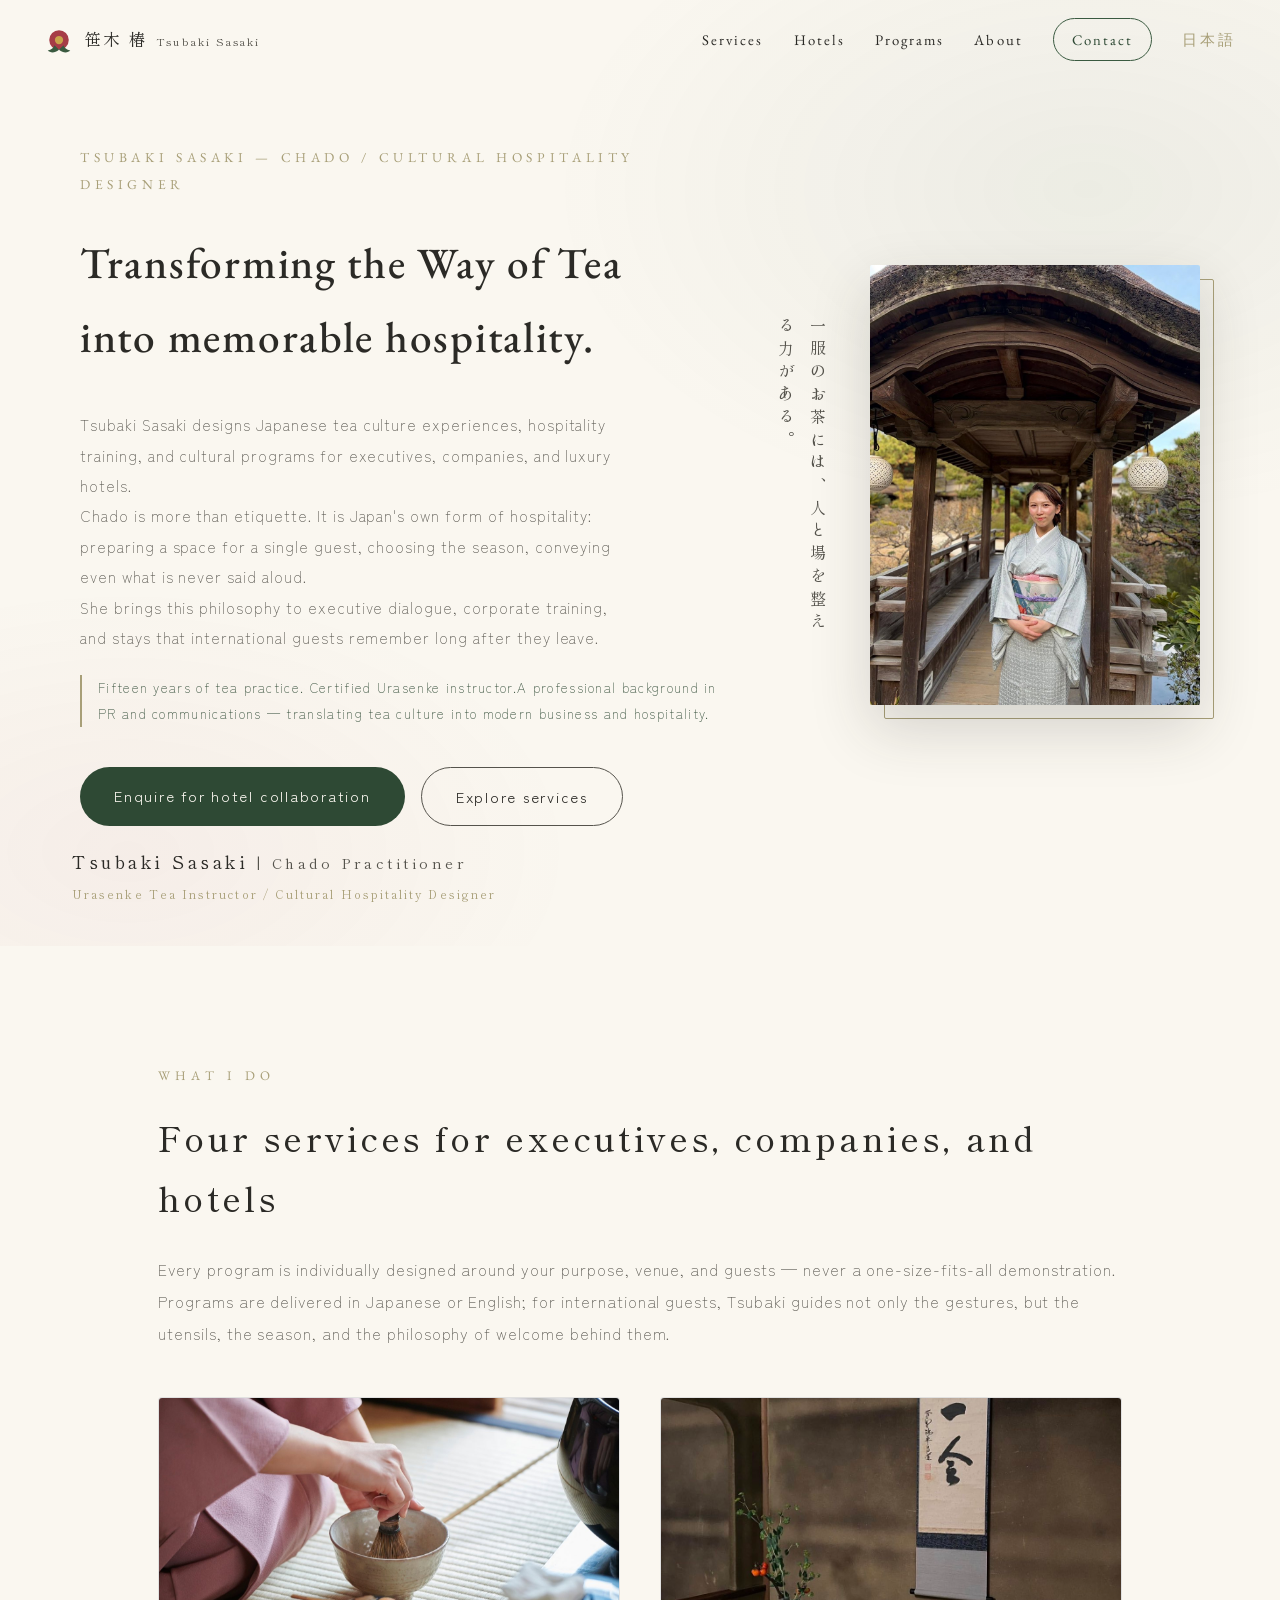
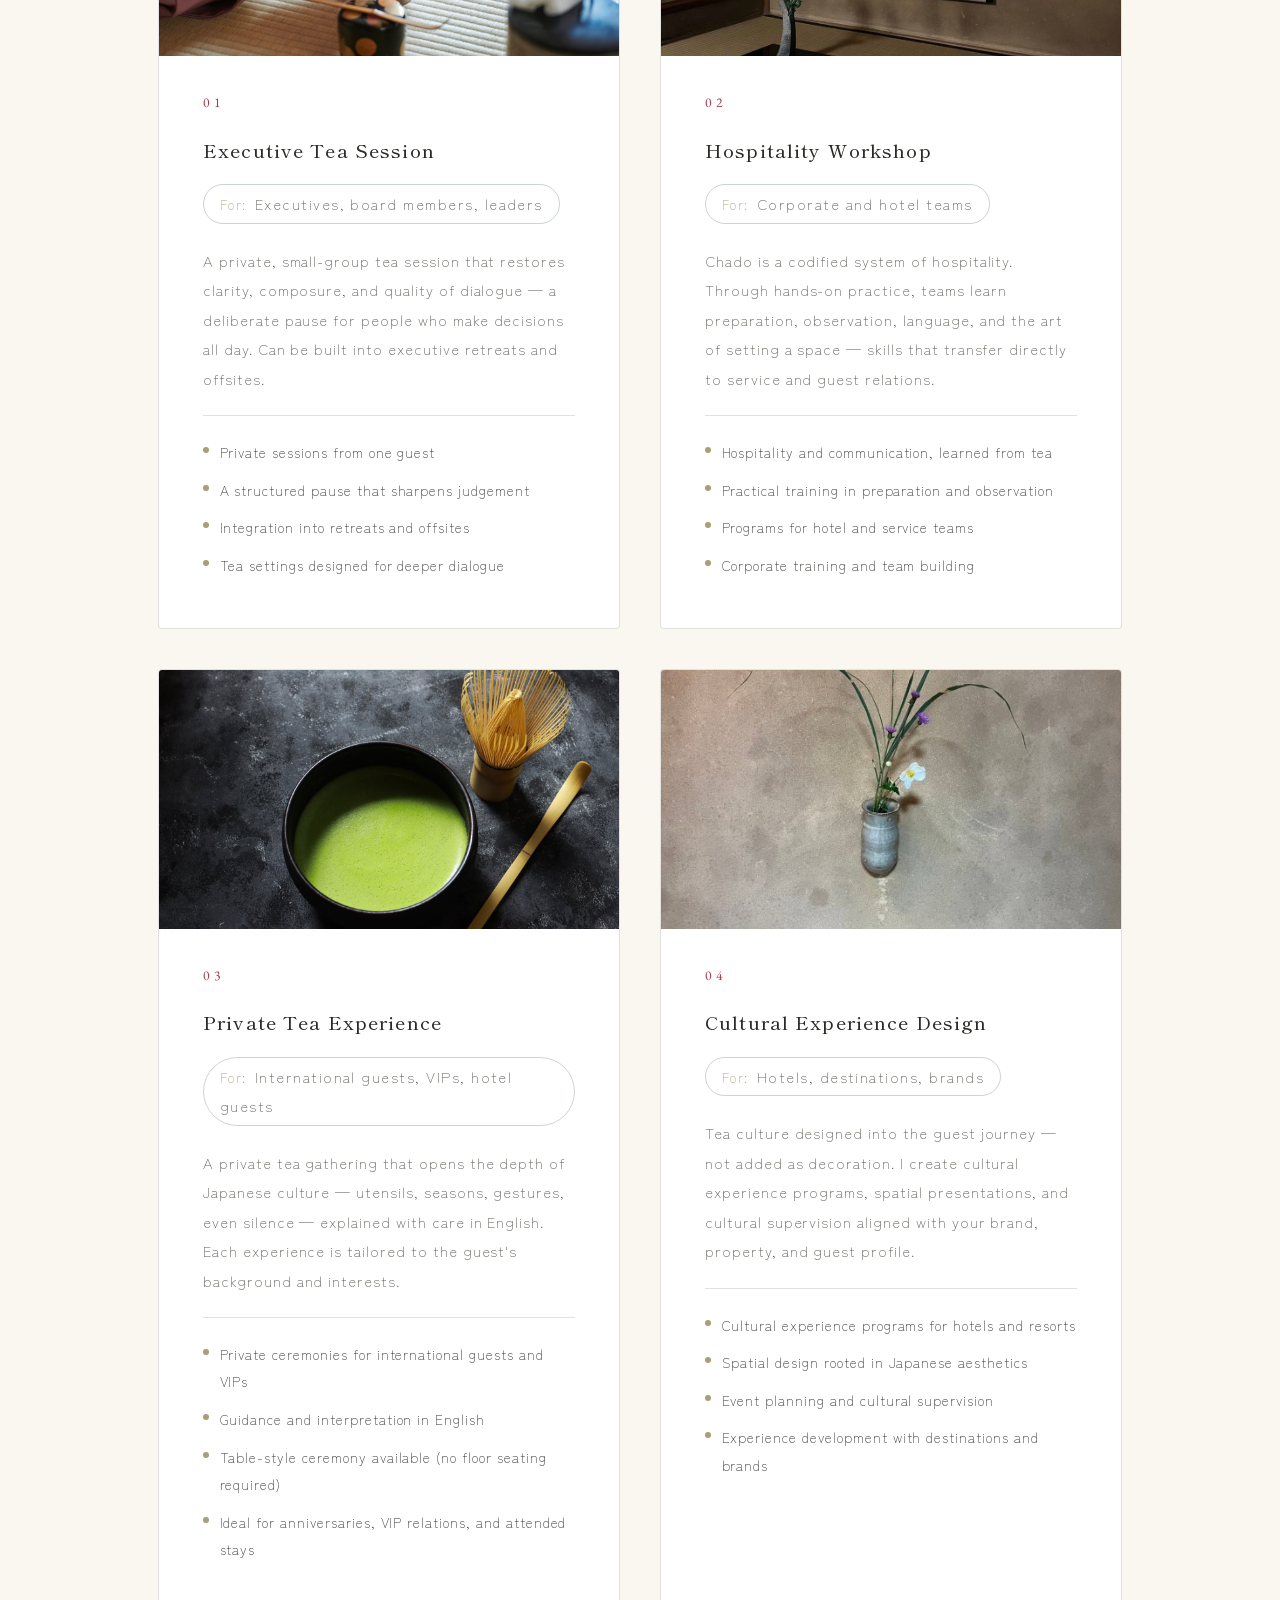
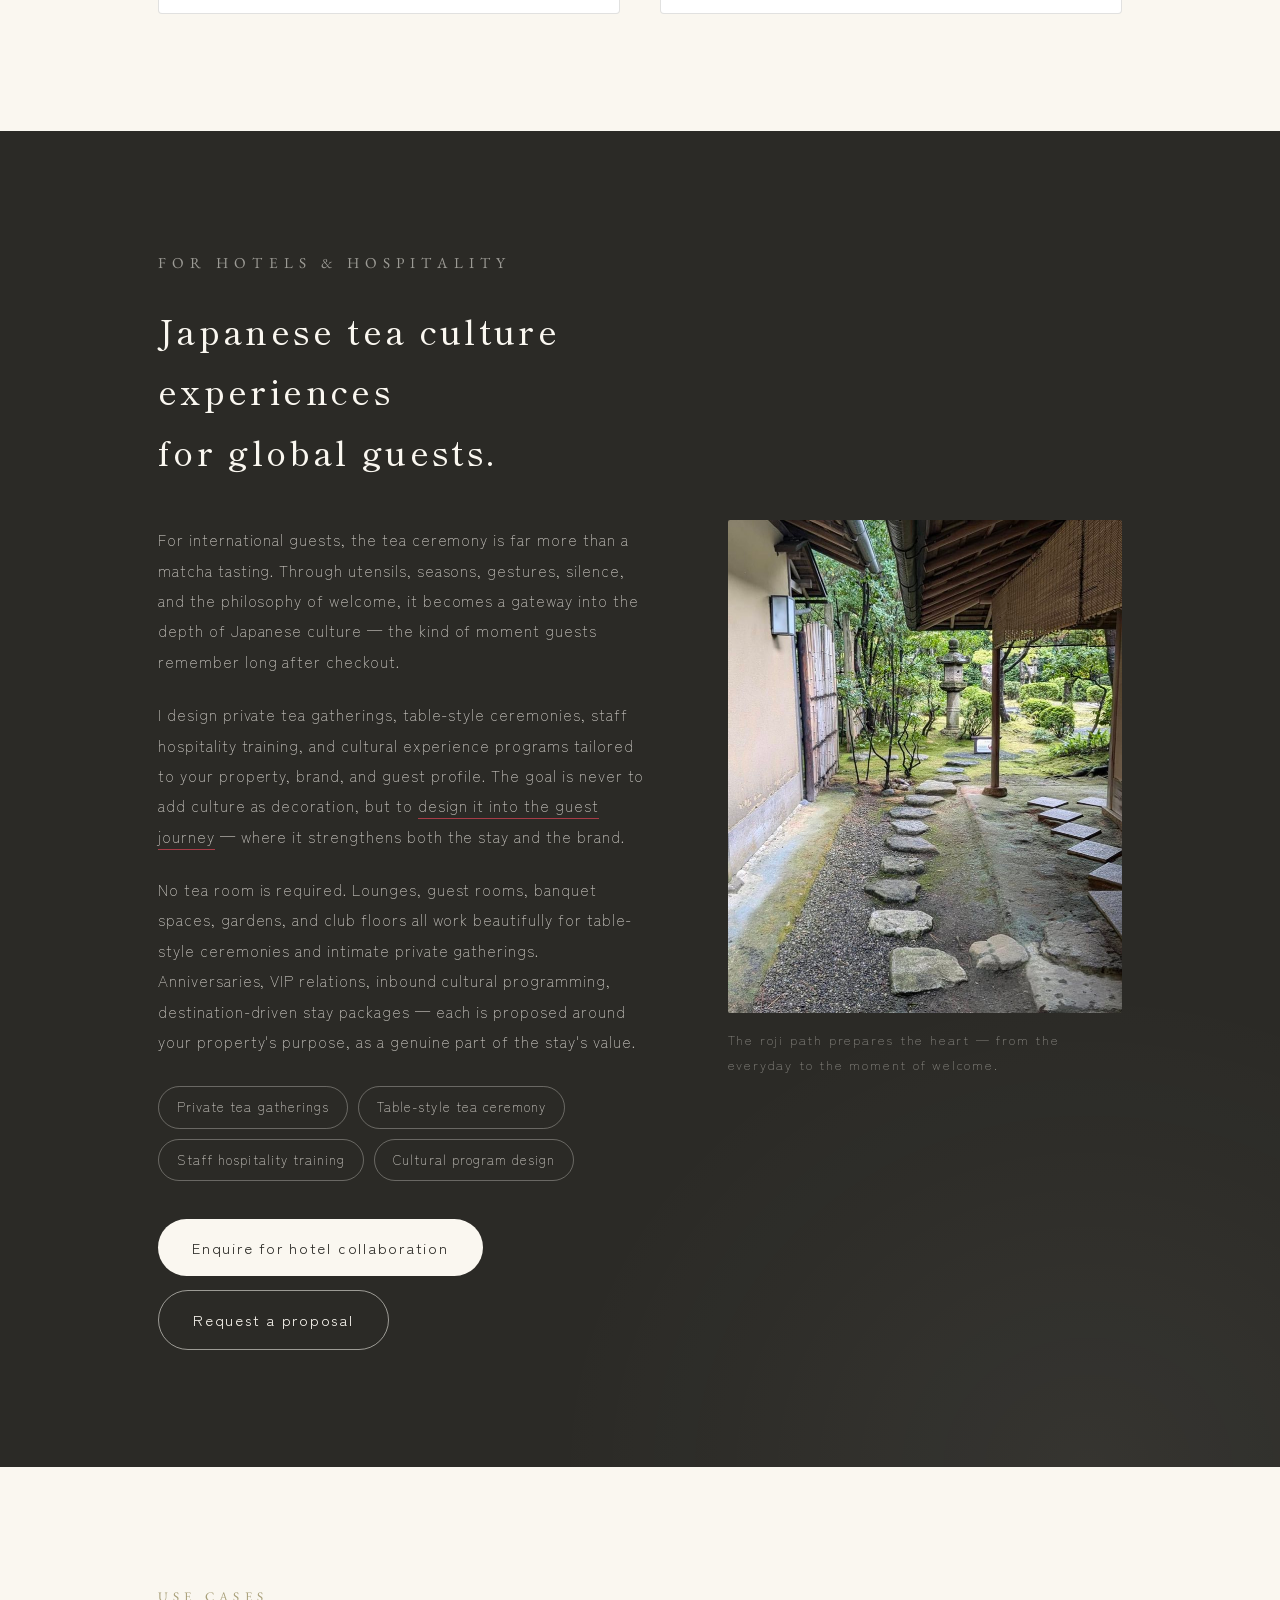
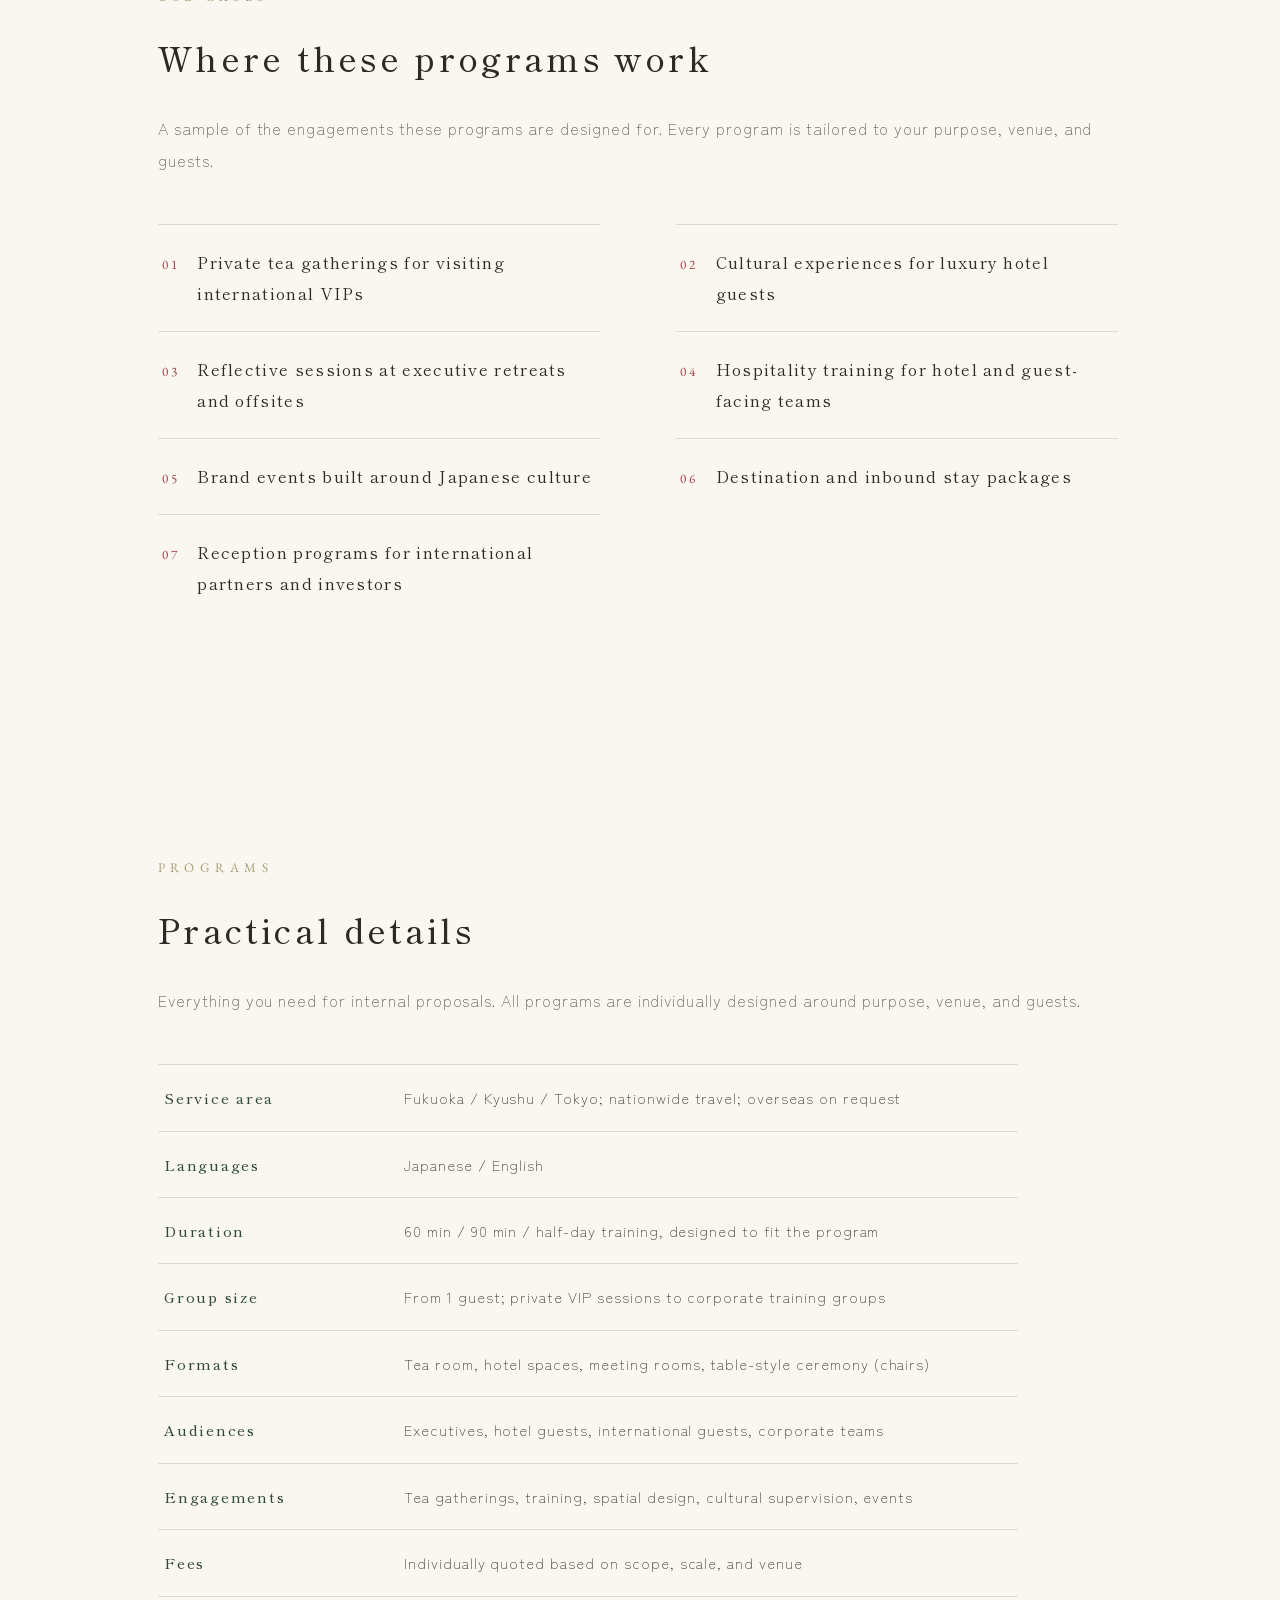
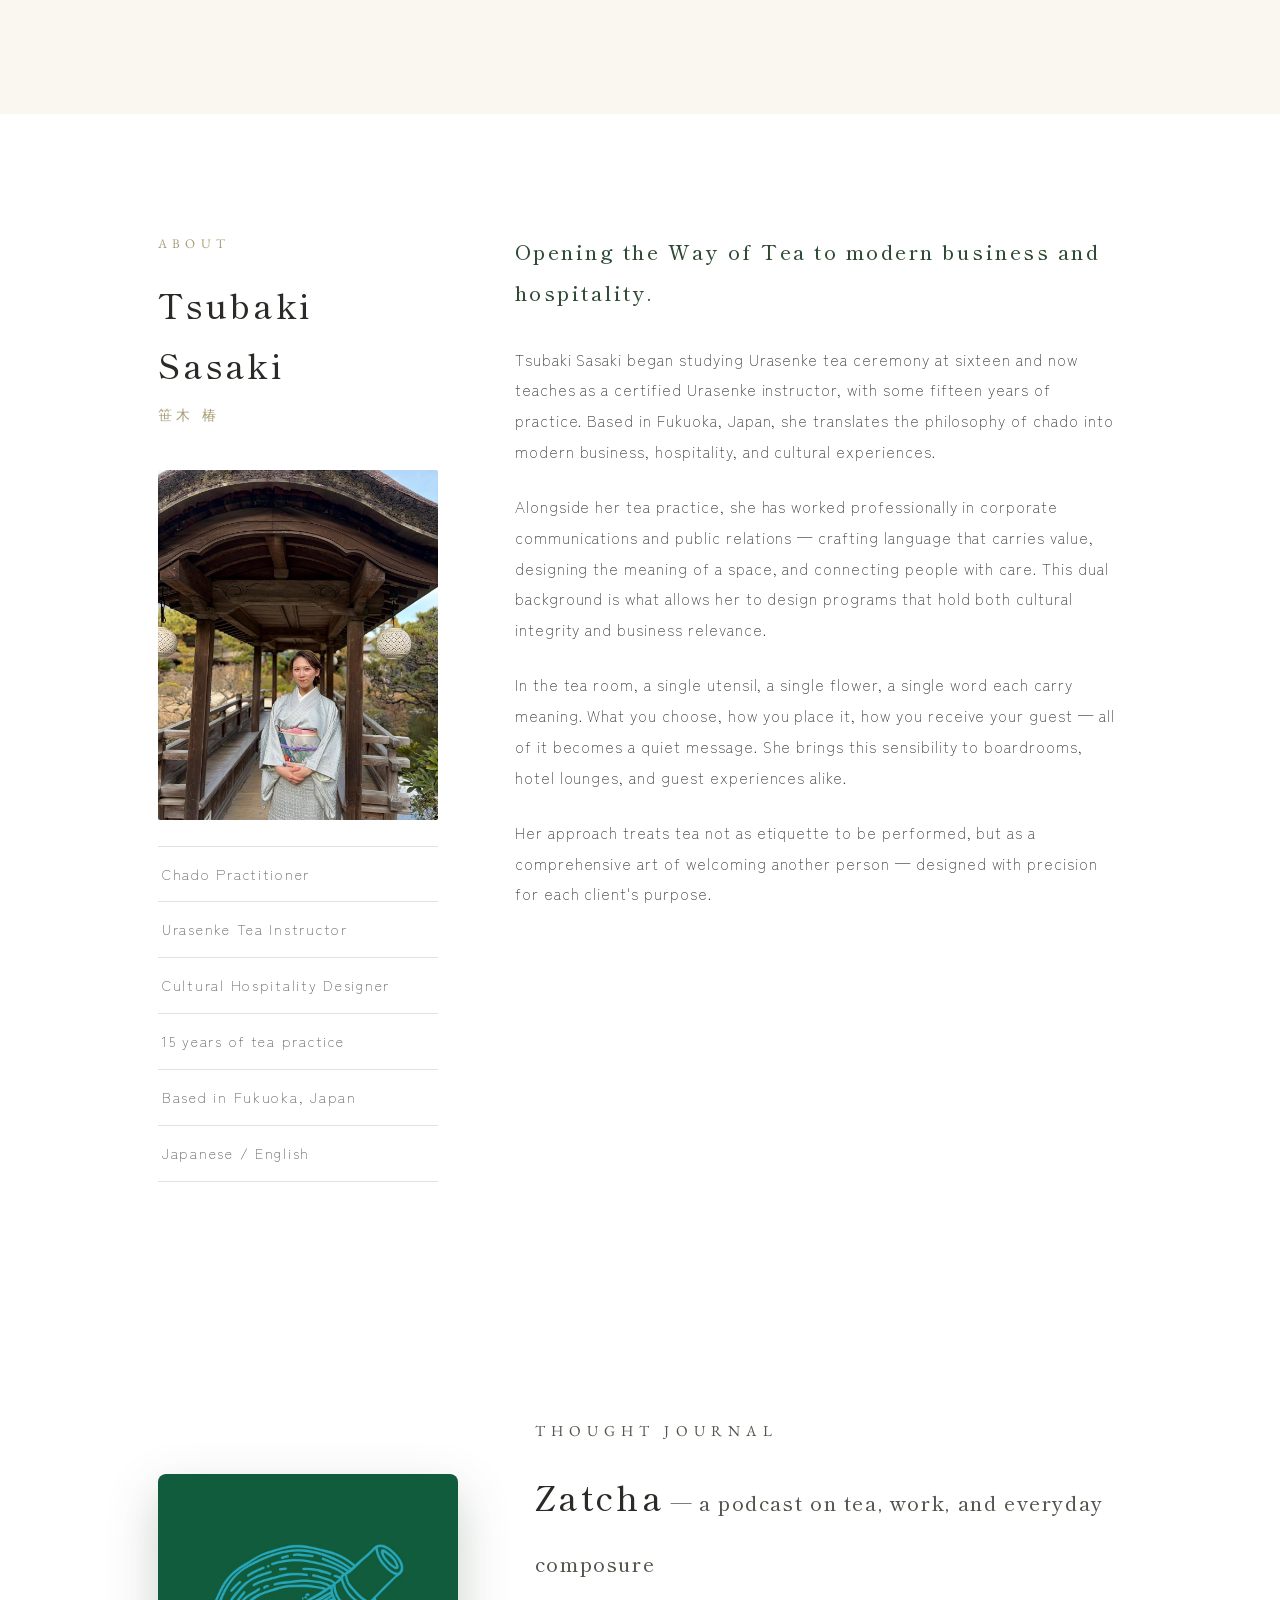
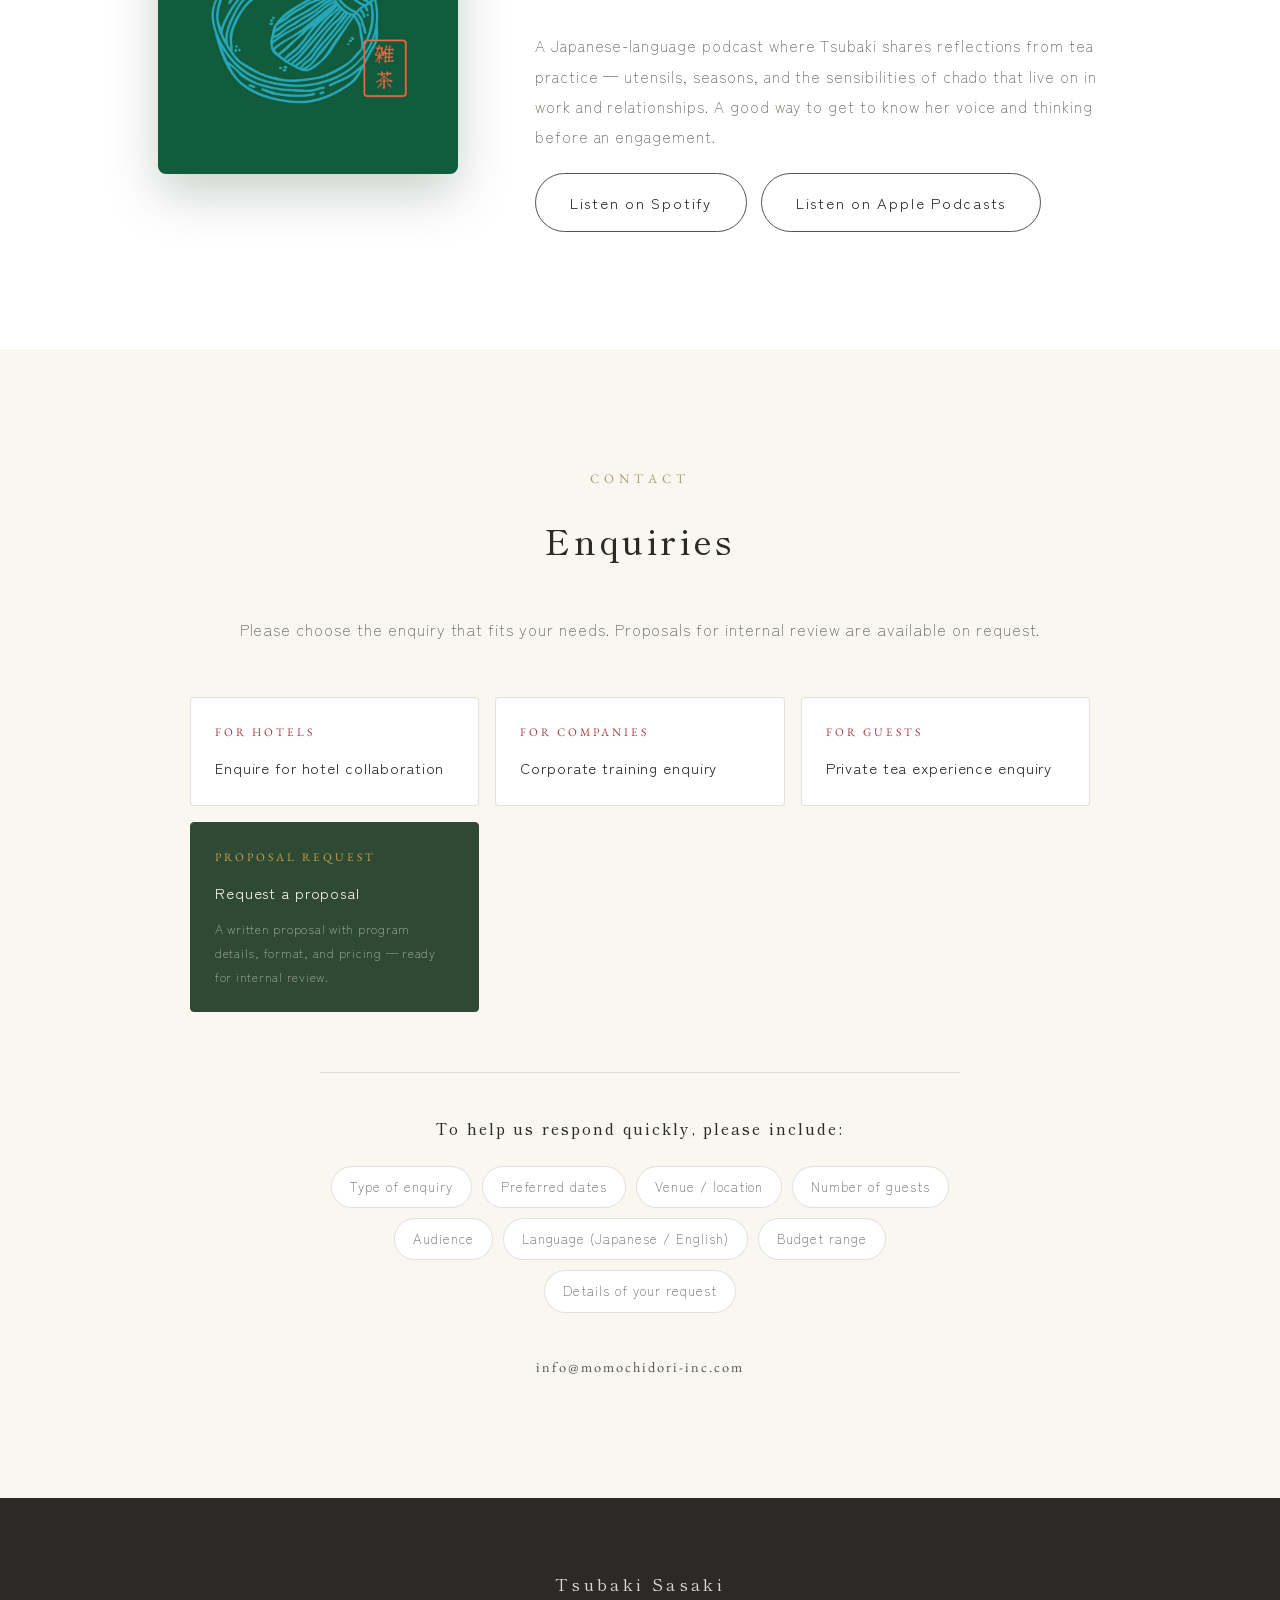
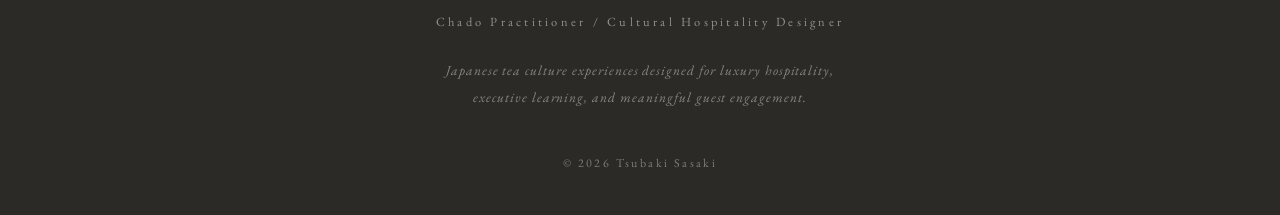
<file: en.html>
<!DOCTYPE html>
<html lang="en">
<head>
  <meta charset="UTF-8">
  <meta name="viewport" content="width=device-width, initial-scale=1.0">
  <title>Tsubaki Sasaki | Chado Practitioner &amp; Cultural Hospitality Designer — Transforming the Way of Tea into memorable hospitality.</title>
  <meta name="description" content="Tsubaki Sasaki designs Japanese tea culture experiences and hospitality programs for executives, companies, and luxury hotels. Private tea ceremonies, staff hospitality training, and cultural experience design — in English or Japanese, based in Fukuoka, Japan.">
  <meta name="keywords" content="Tsubaki Sasaki,Japanese tea ceremony,tea ceremony experience English,luxury hotel cultural program,hospitality training Japan,chado,Urasenke,Fukuoka tea ceremony,cultural experience design">
  <meta property="og:title" content="Tsubaki Sasaki | Chado Practitioner &amp; Cultural Hospitality Designer">
  <meta property="og:description" content="Transforming the Way of Tea into memorable hospitality. Japanese tea culture experiences for executives, companies, and luxury hotels.">
  <meta property="og:type" content="website">
  <meta property="og:locale" content="en_US">
  <meta property="og:url" content="https://chado.momochidori-inc.com/en.html">
  <meta property="og:image" content="https://chado.momochidori-inc.com/images/social-cover.png">
  <meta property="og:image:width" content="1734">
  <meta property="og:image:height" content="907">
  <meta property="og:image:alt" content="Chado Cultural Hospitality Designer">
  <meta name="twitter:card" content="summary_large_image">
  <meta name="twitter:image" content="https://chado.momochidori-inc.com/images/social-cover.png">
  <link rel="canonical" href="https://chado.momochidori-inc.com/en.html">
  <link rel="alternate" hreflang="ja" href="index.html">
  <link rel="icon" type="image/svg+xml" href="favicon.svg">
  <link rel="icon" type="image/png" sizes="32x32" href="favicon-32.png">
  <link rel="apple-touch-icon" sizes="180x180" href="apple-touch-icon.png">
  <link rel="preconnect" href="https://fonts.googleapis.com">
  <link rel="preconnect" href="https://fonts.gstatic.com" crossorigin>
  <link href="https://fonts.googleapis.com/css2?family=Shippori+Mincho:wght@400;500;600&family=Zen+Kaku+Gothic+New:wght@300;400;500&family=EB+Garamond:ital@0;1&display=swap" rel="stylesheet">
  <link rel="stylesheet" href="css/style.css">
</head>
<body>

  <header class="site-header" id="header">
    <a href="#top" class="site-logo">
      <span class="logo-mark" aria-hidden="true">
        <svg viewBox="0 0 40 40" class="tsubaki-mark"><use href="#tsubaki"></use></svg>
      </span>
      <span class="logo-text">笹木 椿<small>Tsubaki Sasaki</small></span>
    </a>
    <nav class="site-nav" id="nav">
      <a href="#services">Services</a>
      <a href="#hotels">Hotels</a>
      <a href="#programs">Programs</a>
      <a href="#about">About</a>
      <a href="#contact" class="nav-cta">Contact</a>
      <a href="index.html" class="nav-lang">日本語</a>
    </nav>
    <button class="nav-toggle" id="navToggle" aria-label="Menu" aria-expanded="false">
      <span></span><span></span>
    </button>
  </header>

  <!-- ===== Hero ===== -->
  <section class="hero" id="top">
    <div class="hero-inner">
      <div class="hero-text">
        <p class="hero-en">Tsubaki Sasaki — Chado / Cultural Hospitality Designer</p>
        <h1 class="hero-copy hero-copy-en">
          <span class="line">Transforming the Way of Tea</span>
          <span class="line">into memorable hospitality.</span>
        </h1>
        <p class="hero-lead">
          Tsubaki Sasaki designs Japanese tea culture experiences, hospitality training, and cultural programs for executives, companies, and luxury hotels.<br>
          Chado is more than etiquette. It is Japan's own form of hospitality: preparing a space for a single guest, choosing the season, conveying even what is never said aloud.<br>
          She brings this philosophy to executive dialogue, corporate training, and stays that international guests remember long after they leave.
        </p>
        <p class="hero-cred">Fifteen years of tea practice. Certified Urasenke instructor.<br class="sp">A professional background in PR and communications — translating tea culture into modern business and hospitality.</p>
        <div class="hero-cta">
          <a href="#contact" class="btn btn-primary">Enquire for hotel collaboration</a>
          <a href="#services" class="btn btn-ghost">Explore services</a>
        </div>
      </div>
      <div class="hero-visual">
        <div class="hero-vertical" aria-hidden="true">
          <p class="vertical-text">一服のお茶には、人と場を整える力がある。</p>
        </div>
        <figure class="hero-photo">
          <img src="images/tsubaki.jpg" alt="Tsubaki Sasaki, tea practitioner, standing on a bridge in a Japanese garden" width="1050" height="1400">
        </figure>
      </div>
    </div>
    <p class="hero-name">Tsubaki Sasaki<span> | Chado Practitioner</span><em>Urasenke Tea Instructor / Cultural Hospitality Designer</em></p>
  </section>

  <!-- ===== What I Do ===== -->
  <section class="section services" id="services">
    <div class="container">
      <p class="section-label">What I Do</p>
      <h2 class="section-title">Four services for executives,<br class="sp"> companies, and hotels</h2>
      <p class="section-lead">Every program is individually designed around your purpose, venue, and guests — never a one-size-fits-all demonstration. Programs are delivered in Japanese or English; for international guests, Tsubaki guides not only the gestures, but the utensils, the season, and the philosophy of welcome behind them.</p>
      <div class="activity-grid">
        <article class="activity-card">
          <figure class="activity-photo">
            <img src="images/temoto.jpg" alt="Hands whisking matcha in a tea bowl" loading="lazy">
          </figure>
          <span class="activity-index">01</span>
          <h3>Executive Tea Session</h3>
          <p class="card-target"><em>For:</em>Executives, board members, leaders</p>
          <p>A private, small-group tea session that restores clarity, composure, and quality of dialogue — a deliberate pause for people who make decisions all day. Can be built into executive retreats and offsites.</p>
          <ul>
            <li>Private sessions from one guest</li>
            <li>A structured pause that sharpens judgement</li>
            <li>Integration into retreats and offsites</li>
            <li>Tea settings designed for deeper dialogue</li>
          </ul>
        </article>
        <article class="activity-card">
          <figure class="activity-photo">
            <img src="images/tokonoma.jpg" alt="Tokonoma alcove with hanging scroll and seasonal flowers" loading="lazy">
          </figure>
          <span class="activity-index">02</span>
          <h3>Hospitality Workshop</h3>
          <p class="card-target"><em>For:</em>Corporate and hotel teams</p>
          <p>Chado is a codified system of hospitality. Through hands-on practice, teams learn preparation, observation, language, and the art of setting a space — skills that transfer directly to service and guest relations.</p>
          <ul>
            <li>Hospitality and communication, learned from tea</li>
            <li>Practical training in preparation and observation</li>
            <li>Programs for hotel and service teams</li>
            <li>Corporate training and team building</li>
          </ul>
        </article>
        <article class="activity-card">
          <figure class="activity-photo">
            <img src="images/dogu.jpg" alt="A bowl of matcha with bamboo whisk and tea scoop" loading="lazy">
          </figure>
          <span class="activity-index">03</span>
          <h3>Private Tea Experience</h3>
          <p class="card-target"><em>For:</em>International guests, VIPs, hotel guests</p>
          <p>A private tea gathering that opens the depth of Japanese culture — utensils, seasons, gestures, even silence — explained with care in English. Each experience is tailored to the guest's background and interests.</p>
          <ul>
            <li>Private ceremonies for international guests and VIPs</li>
            <li>Guidance and interpretation in English</li>
            <li>Table-style ceremony available (no floor seating required)</li>
            <li>Ideal for anniversaries, VIP relations, and attended stays</li>
          </ul>
        </article>
        <article class="activity-card">
          <figure class="activity-photo">
            <img src="images/kaki.jpg" alt="Seasonal tea flowers in a hanging vase on an earthen wall" loading="lazy">
          </figure>
          <span class="activity-index">04</span>
          <h3>Cultural Experience Design</h3>
          <p class="card-target"><em>For:</em>Hotels, destinations, brands</p>
          <p>Tea culture designed into the guest journey — not added as decoration. I create cultural experience programs, spatial presentations, and cultural supervision aligned with your brand, property, and guest profile.</p>
          <ul>
            <li>Cultural experience programs for hotels and resorts</li>
            <li>Spatial design rooted in Japanese aesthetics</li>
            <li>Event planning and cultural supervision</li>
            <li>Experience development with destinations and brands</li>
          </ul>
        </article>
      </div>
    </div>
  </section>

  <!-- ===== For Hotels & Hospitality ===== -->
  <section class="section hotels" id="hotels">
    <div class="container hotels-grid">
      <div class="hotels-body">
        <p class="section-label light">For Hotels &amp; Hospitality</p>
        <h2 class="section-title light">Japanese tea culture experiences<br>for global guests.</h2>
        <p>For international guests, the tea ceremony is far more than a matcha tasting. Through utensils, seasons, gestures, silence, and the philosophy of welcome, it becomes a gateway into the depth of Japanese culture — the kind of moment guests remember long after checkout.</p>
        <p>I design private tea gatherings, table-style ceremonies, staff hospitality training, and cultural experience programs tailored to your property, brand, and guest profile. The goal is never to add culture as decoration, but to <em>design it into the guest journey</em> — where it strengthens both the stay and the brand.</p>
        <p>No tea room is required. Lounges, guest rooms, banquet spaces, gardens, and club floors all work beautifully for table-style ceremonies and intimate private gatherings. Anniversaries, VIP relations, inbound cultural programming, destination-driven stay packages — each is proposed around your property's purpose, as a genuine part of the stay's value.</p>
        <ul class="hotels-list">
          <li>Private tea gatherings</li>
          <li>Table-style tea ceremony</li>
          <li>Staff hospitality training</li>
          <li>Cultural program design</li>
        </ul>
        <div class="hotels-cta">
          <a href="mailto:info@momochidori-inc.com?subject=Enquiry%3A%20Hotel%20Collaboration" class="btn btn-light">Enquire for hotel collaboration</a>
          <a href="mailto:info@momochidori-inc.com?subject=Request%20a%20Proposal" class="btn btn-light-ghost">Request a proposal</a>
        </div>
      </div>
      <figure class="hotels-photo">
        <img src="images/roji.jpg" alt="A tea garden path with stepping stones and a stone lantern" loading="lazy">
        <figcaption>The roji path prepares the heart — from the everyday to the moment of welcome.</figcaption>
      </figure>
    </div>
  </section>

  <!-- ===== Use Cases ===== -->
  <section class="section usecases" id="usecases">
    <div class="container">
      <p class="section-label">Use Cases</p>
      <h2 class="section-title">Where these programs work</h2>
      <p class="section-lead">A sample of the engagements these programs are designed for. Every program is tailored to your purpose, venue, and guests.</p>
      <ul class="usecase-grid">
        <li><span>01</span>Private tea gatherings for visiting international VIPs</li>
        <li><span>02</span>Cultural experiences for luxury hotel guests</li>
        <li><span>03</span>Reflective sessions at executive retreats and offsites</li>
        <li><span>04</span>Hospitality training for hotel and guest-facing teams</li>
        <li><span>05</span>Brand events built around Japanese culture</li>
        <li><span>06</span>Destination and inbound stay packages</li>
        <li><span>07</span>Reception programs for international partners and investors</li>
      </ul>
    </div>
  </section>

  <!-- ===== Programs ===== -->
  <section class="section programs" id="programs">
    <div class="container">
      <p class="section-label">Programs</p>
      <h2 class="section-title">Practical details</h2>
      <p class="section-lead">Everything you need for internal proposals. All programs are individually designed around purpose, venue, and guests.</p>
      <dl class="program-table">
        <div><dt>Service area</dt><dd>Fukuoka / Kyushu / Tokyo; nationwide travel; overseas on request</dd></div>
        <div><dt>Languages</dt><dd>Japanese / English</dd></div>
        <div><dt>Duration</dt><dd>60 min / 90 min / half-day training, designed to fit the program</dd></div>
        <div><dt>Group size</dt><dd>From 1 guest; private VIP sessions to corporate training groups</dd></div>
        <div><dt>Formats</dt><dd>Tea room, hotel spaces, meeting rooms, table-style ceremony (chairs)</dd></div>
        <div><dt>Audiences</dt><dd>Executives, hotel guests, international guests, corporate teams</dd></div>
        <div><dt>Engagements</dt><dd>Tea gatherings, training, spatial design, cultural supervision, events</dd></div>
        <div><dt>Fees</dt><dd>Individually quoted based on scope, scale, and venue</dd></div>
      </dl>
    </div>
  </section>

  <!-- ===== About ===== -->
  <section class="section about" id="about">
    <div class="container about-grid">
      <div class="about-side">
        <p class="section-label">About</p>
        <h2 class="section-title">Tsubaki Sasaki<span class="title-en">笹木 椿</span></h2>
        <figure class="about-photo">
          <img src="images/tsubaki.jpg" alt="Portrait of Tsubaki Sasaki" loading="lazy">
        </figure>
        <ul class="about-facts">
          <li>Chado Practitioner</li>
          <li>Urasenke Tea Instructor</li>
          <li>Cultural Hospitality Designer</li>
          <li>15 years of tea practice</li>
          <li>Based in Fukuoka, Japan</li>
          <li>Japanese / English</li>
        </ul>
      </div>
      <div class="about-main">
        <h3 class="about-heading">Opening the Way of Tea to modern business and hospitality.</h3>
        <p>Tsubaki Sasaki began studying Urasenke tea ceremony at sixteen and now teaches as a certified Urasenke instructor, with some fifteen years of practice. Based in Fukuoka, Japan, she translates the philosophy of chado into modern business, hospitality, and cultural experiences.</p>
        <p>Alongside her tea practice, she has worked professionally in corporate communications and public relations — crafting language that carries value, designing the meaning of a space, and connecting people with care. This dual background is what allows her to design programs that hold both cultural integrity and business relevance.</p>
        <p>In the tea room, a single utensil, a single flower, a single word each carry meaning. What you choose, how you place it, how you receive your guest — all of it becomes a quiet message. She brings this sensibility to boardrooms, hotel lounges, and guest experiences alike.</p>
        <p>Her approach treats tea not as etiquette to be performed, but as a comprehensive art of welcoming another person — designed with precision for each client's purpose.</p>
      </div>
    </div>
  </section>

  <!-- ===== Journal / Podcast ===== -->
  <section class="section podcast" id="podcast">
    <div class="container podcast-grid">
      <div class="podcast-visual">
        <figure class="podcast-art">
          <img src="images/zatcha.jpg" alt="Artwork of the podcast Zatcha" loading="lazy">
        </figure>
      </div>
      <div class="podcast-body">
        <p class="section-label">Thought Journal</p>
        <h2 class="section-title">Zatcha<span class="title-sub"> — a podcast on tea, work, and everyday composure</span></h2>
        <p>A Japanese-language podcast where Tsubaki shares reflections from tea practice — utensils, seasons, and the sensibilities of chado that live on in work and relationships. A good way to get to know her voice and thinking before an engagement.</p>
        <div class="podcast-links">
          <a href="https://open.spotify.com/show/0hd51asGI9nuBpr6OaQksP?si=b8c2aa4796224321" class="btn btn-ghost" target="_blank" rel="noopener">Listen on Spotify</a>
          <a href="https://podcasts.apple.com/jp/podcast/%E5%A4%A7%E9%9B%91%E6%8A%8A%E3%81%AA%E7%A7%81%E3%81%8C%E8%8C%B6%E9%81%93%E3%81%AB%E3%83%8F%E3%83%9E%E3%82%8B%E7%90%86%E7%94%B1/id1896331593" class="btn btn-ghost" target="_blank" rel="noopener">Listen on Apple Podcasts</a>
        </div>
      </div>
    </div>
  </section>

  <!-- ===== Contact ===== -->
  <section class="section contact" id="contact">
    <div class="container">
      <p class="section-label">Contact</p>
      <h2 class="section-title">Enquiries</h2>
      <p class="contact-lead">
        Please choose the enquiry that fits your needs. Proposals for internal review are available on request.
      </p>
      <div class="cta-grid">
        <a href="mailto:info@momochidori-inc.com?subject=Enquiry%3A%20Hotel%20Collaboration" class="cta-card">
          <span class="cta-en">For Hotels</span>
          <strong>Enquire for hotel collaboration</strong>
        </a>
        <a href="mailto:info@momochidori-inc.com?subject=Enquiry%3A%20Corporate%20Training" class="cta-card">
          <span class="cta-en">For Companies</span>
          <strong>Corporate training enquiry</strong>
        </a>
        <a href="mailto:info@momochidori-inc.com?subject=Enquiry%3A%20Private%20Tea%20Experience" class="cta-card">
          <span class="cta-en">For Guests</span>
          <strong>Private tea experience enquiry</strong>
        </a>
        <a href="mailto:info@momochidori-inc.com?subject=Request%20a%20Proposal" class="cta-card cta-featured">
          <span class="cta-en">Proposal Request</span>
          <strong>Request a proposal</strong>
          <small>A written proposal with program details, format, and pricing — ready for internal review.</small>
        </a>
      </div>
      <div class="contact-guide">
        <h3>To help us respond quickly, please include:</h3>
        <ul>
          <li>Type of enquiry</li>
          <li>Preferred dates</li>
          <li>Venue / location</li>
          <li>Number of guests</li>
          <li>Audience</li>
          <li>Language (Japanese / English)</li>
          <li>Budget range</li>
          <li>Details of your request</li>
        </ul>
      </div>
      <p class="contact-mail">info@momochidori-inc.com</p>
    </div>
  </section>

  <footer class="site-footer">
    <div class="footer-inner">
      <p class="footer-name">Tsubaki Sasaki<span>Chado Practitioner / Cultural Hospitality Designer</span></p>
      <p class="footer-copy-en">Japanese tea culture experiences designed for luxury hospitality,<br>executive learning, and meaningful guest engagement.</p>
      <p class="footer-copyright">&copy; 2026 Tsubaki Sasaki</p>
    </div>
  </footer>

  <!-- Tsubaki symbol (shared SVG defs) -->
  <svg width="0" height="0" style="position:absolute" aria-hidden="true">
    <defs>
      <g id="tsubaki">
        <circle cx="20" cy="20" r="13" fill="var(--tsubaki, #a63c47)"/>
        <circle cx="20" cy="20" r="5.5" fill="var(--kincha, #c9a24b)"/>
        <path d="M20 33 C 14 38, 8 37, 5 34 C 10 33, 13 30, 14 27 Z" fill="var(--matcha, #3a5a40)"/>
        <path d="M20 33 C 26 38, 32 37, 35 34 C 30 33, 27 30, 26 27 Z" fill="var(--matcha, #3a5a40)"/>
      </g>
    </defs>
  </svg>

  <script src="js/main.js"></script>
</body>
</html>
</file>
<file: css/style.css>
/* ==========================================================
   笹木椿｜茶道家 — Portfolio
   トーン: 静けさ / 余白 / 凛としたやわらかさ / 現代的な日本文化
   ========================================================== */

:root {
  --kinari: #faf7f0;      /* 生成り */
  --white: #ffffff;
  --sumi: #2b2a26;        /* 墨色 */
  --sumi-soft: #55534c;
  --matcha: #3a5a40;      /* 深い緑 */
  --matcha-deep: #2e4934;
  --take: #a89f78;        /* 竹色 */
  --tsubaki: #a63c47;     /* 椿(差し色) */
  --kincha: #c9a24b;
  --line: rgba(43, 42, 38, 0.14);

  --font-mincho: "Shippori Mincho", "Hiragino Mincho ProN", serif;
  --font-gothic: "Zen Kaku Gothic New", "Hiragino Kaku Gothic ProN", sans-serif;
  --font-en: "EB Garamond", serif;
}

* { margin: 0; padding: 0; box-sizing: border-box; }

html { scroll-behavior: smooth; }

body {
  font-family: var(--font-gothic);
  font-weight: 300;
  color: var(--sumi);
  background: var(--kinari);
  line-height: 2;
  letter-spacing: 0.06em;
  -webkit-font-smoothing: antialiased;
}

img, svg { display: block; }
a { color: inherit; text-decoration: none; }
ul { list-style: none; }
em { font-style: normal; }

.container {
  max-width: 1060px;
  margin: 0 auto;
  padding: 0 clamp(24px, 5vw, 48px);
}

.pc { display: inline; }
.sp { display: none; }

/* ---------- Header ---------- */
.site-header {
  position: fixed;
  inset: 0 0 auto 0;
  z-index: 100;
  display: flex;
  align-items: center;
  justify-content: space-between;
  padding: 18px clamp(20px, 4vw, 44px);
  transition: background 0.4s ease, box-shadow 0.4s ease, padding 0.4s ease;
}

.site-header.is-scrolled {
  background: rgba(250, 247, 240, 0.92);
  backdrop-filter: blur(8px);
  box-shadow: 0 1px 0 var(--line);
  padding-top: 12px;
  padding-bottom: 12px;
}

.site-logo {
  display: flex;
  align-items: center;
  gap: 10px;
}

.tsubaki-mark { width: 30px; height: 30px; }

.logo-text {
  font-family: var(--font-mincho);
  font-size: 1.05rem;
  letter-spacing: 0.14em;
}

.logo-text small {
  margin-left: 0.7em;
  font-size: 0.68rem;
  color: var(--sumi-soft);
  letter-spacing: 0.2em;
}

.site-nav {
  display: flex;
  align-items: center;
  gap: clamp(16px, 2.4vw, 30px);
  font-family: var(--font-en);
  font-size: 0.92rem;
  letter-spacing: 0.14em;
}

.site-nav a {
  position: relative;
  padding: 4px 0;
}

.site-nav a::after {
  content: "";
  position: absolute;
  left: 0; bottom: 0;
  width: 100%; height: 1px;
  background: var(--matcha);
  transform: scaleX(0);
  transform-origin: right;
  transition: transform 0.35s ease;
}

.site-nav a:hover::after {
  transform: scaleX(1);
  transform-origin: left;
}

.site-nav .nav-cta {
  border: 1px solid var(--matcha);
  color: var(--matcha-deep);
  padding: 6px 18px;
  border-radius: 999px;
  transition: background 0.3s ease, color 0.3s ease;
}
.site-nav .nav-cta::after { display: none; }
.site-nav .nav-cta:hover { background: var(--matcha); color: var(--kinari); }

.site-nav .nav-lang {
  color: var(--take);
  letter-spacing: 0.2em;
}

.nav-toggle { display: none; }

/* ---------- Buttons ---------- */
.btn {
  display: inline-block;
  font-family: var(--font-gothic);
  font-weight: 400;
  font-size: 0.92rem;
  letter-spacing: 0.12em;
  padding: 14px 34px;
  border-radius: 999px;
  transition: opacity 0.3s ease, background 0.3s ease, color 0.3s ease, transform 0.3s ease;
}

.btn:hover { transform: translateY(-1px); }

.btn-primary {
  background: var(--matcha-deep);
  color: var(--kinari);
}
.btn-primary:hover { background: var(--matcha); }

.btn-ghost {
  border: 1px solid var(--sumi-soft);
  color: var(--sumi);
}
.btn-ghost:hover { border-color: var(--matcha); color: var(--matcha-deep); }

.btn-lg { padding: 18px 52px; font-size: 1rem; }

/* ---------- Hero ---------- */
.hero {
  position: relative;
  min-height: 100svh;
  display: flex;
  flex-direction: column;
  justify-content: center;
  padding: clamp(120px, 16vh, 180px) clamp(24px, 6vw, 72px) 120px;
  overflow: hidden;
  background:
    radial-gradient(ellipse 60% 50% at 85% 20%, rgba(58, 90, 64, 0.07), transparent 70%),
    radial-gradient(ellipse 50% 40% at 10% 90%, rgba(166, 60, 71, 0.05), transparent 70%),
    var(--kinari);
}

.hero-inner {
  display: flex;
  align-items: center;
  justify-content: space-between;
  gap: 48px;
  max-width: 1120px;
  margin: 0 auto;
  width: 100%;
}

.hero-en {
  font-family: var(--font-en);
  font-size: 0.85rem;
  letter-spacing: 0.34em;
  color: var(--take);
  text-transform: uppercase;
  margin-bottom: 28px;
}

.hero-copy {
  font-family: var(--font-mincho);
  font-weight: 500;
  font-size: clamp(2rem, 4.6vw, 3.3rem);
  line-height: 1.7;
  letter-spacing: 0.12em;
  margin-bottom: 36px;
}

.hero-copy .line {
  display: block;
  opacity: 0;
  transform: translateY(0.6em);
  animation: rise 1.1s cubic-bezier(0.22, 1, 0.36, 1) forwards;
}
.hero-copy .line:nth-child(2) { animation-delay: 0.22s; }
.hero-copy .line:nth-child(3) { animation-delay: 0.44s; }

@keyframes rise {
  to { opacity: 1; transform: translateY(0); }
}

.hero-copy-en {
  font-size: clamp(1.7rem, 3.6vw, 2.7rem);
  letter-spacing: 0.04em;
  font-family: var(--font-en);
}

.hero-en-copy {
  font-family: var(--font-en);
  font-style: italic;
  font-size: 1rem;
  letter-spacing: 0.08em;
  color: var(--matcha-deep);
  margin: -14px 0 26px;
  opacity: 0;
  animation: fade 1.4s ease 0.7s forwards;
}

.hero-lead {
  font-size: 0.95rem;
  color: var(--sumi-soft);
  max-width: 36em;
  margin-bottom: 44px;
  opacity: 0;
  animation: fade 1.4s ease 0.8s forwards;
}

.hero-cred {
  font-size: 0.82rem;
  letter-spacing: 0.1em;
  line-height: 2;
  color: var(--matcha-deep);
  border-left: 2px solid var(--take);
  padding-left: 16px;
  margin: -22px 0 40px;
  opacity: 0;
  animation: fade 1.4s ease 0.95s forwards;
}

.hero-cta {
  display: flex;
  flex-wrap: wrap;
  gap: 16px;
  opacity: 0;
  animation: fade 1.4s ease 1.1s forwards;
}

@keyframes fade { to { opacity: 1; } }

.hero-visual {
  position: relative;
  display: flex;
  align-items: center;
  gap: 36px;
  flex-shrink: 0;
  opacity: 0;
  animation: fade 1.8s ease 0.6s forwards;
}

.vertical-text {
  writing-mode: vertical-rl;
  font-family: var(--font-mincho);
  font-size: 1rem;
  letter-spacing: 0.42em;
  color: var(--sumi-soft);
  height: 21em;
}

.hero-photo {
  position: relative;
  width: clamp(240px, 26vw, 330px);
  aspect-ratio: 3 / 4;
  border-radius: 2px;
  overflow: visible;
}

.hero-photo img {
  width: 100%;
  height: 100%;
  object-fit: cover;
  border-radius: 2px;
  box-shadow: 0 24px 60px rgba(43, 42, 38, 0.18);
}

.hero-photo::after {
  content: "";
  position: absolute;
  inset: 14px -14px -14px 14px;
  border: 1px solid var(--take);
  border-radius: 2px;
  z-index: -1;
}

.hero-name {
  position: absolute;
  left: clamp(24px, 6vw, 72px);
  bottom: 40px;
  font-family: var(--font-mincho);
  font-size: 1.1rem;
  letter-spacing: 0.2em;
}

.hero-name span { color: var(--sumi-soft); font-size: 0.9rem; }

.hero-name em {
  display: block;
  font-size: 0.72rem;
  color: var(--take);
  letter-spacing: 0.18em;
  margin-top: 4px;
}

/* ---------- Sections (common) ---------- */
.section { padding: clamp(90px, 13vh, 150px) 0; }

.section-label {
  font-family: var(--font-en);
  font-size: 0.82rem;
  letter-spacing: 0.4em;
  text-transform: uppercase;
  color: var(--take);
  margin-bottom: 18px;
}

.section-label.light { color: rgba(250, 247, 240, 0.55); }

.section-title {
  font-family: var(--font-mincho);
  font-weight: 500;
  font-size: clamp(1.5rem, 3vw, 2.1rem);
  line-height: 1.8;
  letter-spacing: 0.1em;
  margin-bottom: 42px;
}

.section-title.light { color: var(--kinari); }

.title-en {
  display: block;
  font-family: var(--font-en);
  font-size: 0.9rem;
  letter-spacing: 0.3em;
  color: var(--take);
  margin-top: 6px;
}

.title-sub {
  font-size: 0.6em;
  color: var(--sumi-soft);
  letter-spacing: 0.08em;
}

.section-lead {
  color: var(--sumi-soft);
  margin: -18px 0 48px;
}

/* ---------- Figure captions ---------- */
.philosophy-photo figcaption,
.hotels-photo figcaption {
  font-size: 0.8rem;
  letter-spacing: 0.14em;
  margin-top: 14px;
}

/* ---------- About ---------- */
.about { background: var(--white); }

.about-grid {
  display: grid;
  grid-template-columns: 280px 1fr;
  gap: clamp(40px, 6vw, 90px);
  align-items: start;
}

.about-side { position: sticky; top: 120px; }

.about-tagline {
  font-size: 0.88rem;
  letter-spacing: 0.1em;
  color: var(--matcha-deep);
  margin: -24px 0 26px;
}

.about-photo {
  margin: 4px 0 26px;
}

.about-photo img {
  width: 100%;
  aspect-ratio: 4 / 5;
  object-fit: cover;
  object-position: 50% 18%;
  border-radius: 2px;
}

.about-facts {
  border-top: 1px solid var(--line);
  margin-top: 8px;
}

.about-facts li {
  border-bottom: 1px solid var(--line);
  padding: 13px 4px;
  font-size: 0.9rem;
  color: var(--sumi-soft);
  letter-spacing: 0.12em;
}

.about-heading {
  font-family: var(--font-mincho);
  font-weight: 500;
  font-size: 1.3rem;
  letter-spacing: 0.12em;
  margin-bottom: 30px;
  color: var(--matcha-deep);
}

.about-main p { margin-bottom: 1.6em; font-size: 0.96rem; }

.about-titles {
  display: flex;
  flex-wrap: wrap;
  gap: 10px;
  border-top: 1px solid var(--line);
  padding-top: 28px;
  margin-top: 40px;
}

.about-titles li {
  font-family: var(--font-en);
  font-size: 0.82rem;
  letter-spacing: 0.12em;
  color: var(--matcha-deep);
  border: 1px solid rgba(58, 90, 64, 0.25);
  border-radius: 999px;
  padding: 6px 18px;
}

/* ---------- Philosophy ---------- */
.philosophy {
  background:
    radial-gradient(ellipse 70% 60% at 15% 0%, rgba(250, 247, 240, 0.06), transparent 60%),
    var(--matcha-deep);
  color: var(--kinari);
}

.philosophy-intro {
  max-width: 620px;
  color: rgba(250, 247, 240, 0.82);
  margin-bottom: 70px;
}

.philosophy-list {
  display: grid;
  grid-template-columns: repeat(2, 1fr);
  gap: clamp(36px, 5vw, 64px) clamp(36px, 6vw, 80px);
  margin-bottom: 70px;
}

.philosophy-list li {
  border-top: 1px solid rgba(250, 247, 240, 0.25);
  padding-top: 26px;
  position: relative;
}

.ph-num {
  font-family: var(--font-mincho);
  font-size: 0.85rem;
  color: var(--take);
  letter-spacing: 0.3em;
}

.philosophy-list h3 {
  font-family: var(--font-mincho);
  font-weight: 500;
  font-size: 1.12rem;
  letter-spacing: 0.08em;
  line-height: 1.9;
  margin: 12px 0 14px;
}

.philosophy-list p {
  font-size: 0.9rem;
  color: rgba(250, 247, 240, 0.72);
}

.philosophy-close {
  max-width: 620px;
  font-family: var(--font-mincho);
  font-size: 1.02rem;
  line-height: 2.3;
  color: rgba(250, 247, 240, 0.92);
}

.philosophy-photo {
  margin-top: 70px;
}

.philosophy-photo img {
  width: 100%;
  max-height: 440px;
  object-fit: cover;
  object-position: 50% 62%;
  border-radius: 2px;
}

.philosophy-photo figcaption {
  color: rgba(250, 247, 240, 0.55);
}

/* ---------- Activities ---------- */
.activity-grid {
  display: grid;
  grid-template-columns: repeat(2, 1fr);
  gap: clamp(24px, 3.4vw, 40px);
}

.activity-card {
  background: var(--white);
  border: 1px solid var(--line);
  border-radius: 4px;
  padding: clamp(30px, 3.6vw, 44px);
  position: relative;
  overflow: hidden;
  transition: box-shadow 0.4s ease, transform 0.4s ease;
}

.activity-photo {
  margin: calc(clamp(30px, 3.6vw, 44px) * -1) calc(clamp(30px, 3.6vw, 44px) * -1) 28px;
}

.activity-photo img {
  width: 100%;
  aspect-ratio: 16 / 9;
  object-fit: cover;
  display: block;
}

.activity-card:hover {
  box-shadow: 0 14px 40px rgba(43, 42, 38, 0.08);
  transform: translateY(-3px);
}

.activity-index {
  font-family: var(--font-en);
  font-size: 0.85rem;
  letter-spacing: 0.3em;
  color: var(--tsubaki);
}

.activity-card h3 {
  font-family: var(--font-mincho);
  font-weight: 500;
  font-size: 1.18rem;
  letter-spacing: 0.06em;
  margin: 14px 0 16px;
}

.card-sub {
  display: block;
  font-family: var(--font-gothic);
  font-weight: 300;
  font-size: 0.78rem;
  letter-spacing: 0.16em;
  color: var(--take);
  margin-top: 6px;
}

.card-target {
  font-size: 0.82rem;
  letter-spacing: 0.1em;
  color: var(--matcha-deep);
  border: 1px solid rgba(58, 90, 64, 0.25);
  border-radius: 999px;
  display: inline-block;
  padding: 4px 16px;
  margin-bottom: 18px;
}

.card-target em { color: var(--take); margin-right: 0.6em; font-size: 0.9em; }

.activity-card > p {
  font-size: 0.92rem;
  color: var(--sumi-soft);
  margin-bottom: 22px;
}

.activity-card ul {
  border-top: 1px solid var(--line);
  padding-top: 18px;
}

.activity-card li {
  font-size: 0.86rem;
  padding: 5px 0 5px 1.2em;
  position: relative;
  color: var(--sumi);
}

.activity-card li::before {
  content: "";
  position: absolute;
  left: 0;
  top: 0.95em;
  width: 6px;
  height: 6px;
  border-radius: 50%;
  background: var(--take);
}

/* ---------- Hotels ---------- */
.hotels {
  background:
    radial-gradient(ellipse 70% 60% at 85% 100%, rgba(250, 247, 240, 0.05), transparent 60%),
    var(--sumi);
  color: var(--kinari);
}

.hotels-grid {
  display: grid;
  grid-template-columns: 1.25fr 1fr;
  gap: clamp(40px, 6vw, 90px);
  align-items: center;
}

.hotels-body > p {
  font-size: 0.95rem;
  color: rgba(250, 247, 240, 0.82);
  margin-bottom: 1.5em;
}

.hotels-body em {
  border-bottom: 1px solid var(--tsubaki);
  padding-bottom: 2px;
}

.hotels-en {
  font-family: var(--font-en);
  font-style: italic;
  font-size: 0.95rem;
  line-height: 1.95;
  color: rgba(250, 247, 240, 0.6) !important;
  border-left: 1px solid rgba(250, 247, 240, 0.25);
  padding-left: 20px;
}

.hotels-list {
  display: flex;
  flex-wrap: wrap;
  gap: 10px;
  margin: 30px 0 38px;
}

.hotels-list li {
  font-size: 0.82rem;
  letter-spacing: 0.08em;
  border: 1px solid rgba(250, 247, 240, 0.3);
  border-radius: 999px;
  padding: 7px 18px;
  color: rgba(250, 247, 240, 0.85);
}

.hotels-cta { display: flex; flex-wrap: wrap; gap: 14px; }

.btn-light {
  background: var(--kinari);
  color: var(--sumi);
}
.btn-light:hover { background: var(--white); }

.btn-light-ghost {
  border: 1px solid rgba(250, 247, 240, 0.55);
  color: var(--kinari);
}
.btn-light-ghost:hover { border-color: var(--kinari); }

.hotels-photo img {
  width: 100%;
  aspect-ratio: 4 / 5;
  object-fit: cover;
  border-radius: 2px;
}

.hotels-photo figcaption { color: rgba(250, 247, 240, 0.5); }

/* ---------- Executives ---------- */
.executives { background: var(--white); }

.exec-grid {
  display: grid;
  grid-template-columns: 1.3fr 1fr;
  gap: clamp(40px, 6vw, 90px);
  align-items: start;
}

.exec-body > p {
  font-size: 0.96rem;
  margin-bottom: 1.6em;
}

.exec-cta { margin-top: 36px; }

.exec-themes {
  background: var(--kinari);
  border: 1px solid var(--line);
  border-radius: 4px;
  padding: clamp(28px, 3vw, 40px);
}

.exec-themes h3 {
  font-family: var(--font-mincho);
  font-weight: 500;
  font-size: 1rem;
  letter-spacing: 0.16em;
  margin-bottom: 18px;
  color: var(--matcha-deep);
}

.exec-themes li {
  font-size: 0.88rem;
  padding: 10px 0 10px 1.3em;
  border-bottom: 1px solid var(--line);
  position: relative;
}

.exec-themes li:last-child { border-bottom: none; }

.exec-themes li::before {
  content: "";
  position: absolute;
  left: 0;
  top: 1.35em;
  width: 6px;
  height: 6px;
  border-radius: 50%;
  background: var(--tsubaki);
}

/* ---------- Use Cases ---------- */
.usecases { background: var(--kinari); }

.usecase-grid {
  display: grid;
  grid-template-columns: repeat(2, 1fr);
  gap: 0 clamp(36px, 6vw, 80px);
  max-width: 960px;
}

.usecase-grid li {
  display: flex;
  align-items: baseline;
  gap: 18px;
  font-family: var(--font-mincho);
  font-size: 1.02rem;
  letter-spacing: 0.08em;
  line-height: 1.9;
  padding: 22px 4px;
  border-top: 1px solid var(--line);
}

.usecase-grid li span {
  font-family: var(--font-en);
  font-size: 0.82rem;
  letter-spacing: 0.2em;
  color: var(--tsubaki);
  flex-shrink: 0;
}

/* ---------- Programs ---------- */
.program-table {
  border-top: 1px solid var(--line);
  max-width: 860px;
}

.program-table > div {
  display: grid;
  grid-template-columns: 220px 1fr;
  gap: 20px;
  padding: 18px 6px;
  border-bottom: 1px solid var(--line);
}

.program-table dt {
  font-family: var(--font-mincho);
  font-weight: 500;
  font-size: 0.92rem;
  letter-spacing: 0.12em;
  color: var(--matcha-deep);
}

.program-table dd {
  font-size: 0.92rem;
  color: var(--sumi);
}

/* ---------- Podcast ---------- */
.podcast { background: var(--white); }

.podcast-grid {
  display: grid;
  grid-template-columns: 300px 1fr;
  gap: clamp(40px, 6vw, 90px);
  align-items: center;
}

.podcast-visual { display: flex; justify-content: center; }

.podcast-art {
  width: clamp(220px, 26vw, 300px);
}

.podcast-art img {
  width: 100%;
  border-radius: 8px;
  box-shadow: 0 20px 50px rgba(46, 73, 52, 0.25);
}

.podcast-body > p {
  font-size: 0.95rem;
  margin-bottom: 1.4em;
  color: var(--sumi-soft);
}

.podcast-topics {
  display: flex;
  flex-wrap: wrap;
  gap: 10px;
  margin: 28px 0 36px;
}

.podcast-topics li {
  font-size: 0.82rem;
  border: 1px solid var(--line);
  border-radius: 999px;
  padding: 7px 18px;
  color: var(--sumi-soft);
  background: var(--kinari);
}

.podcast-links { display: flex; flex-wrap: wrap; gap: 14px; }

/* ---------- Contact ---------- */
.contact { text-align: center; }

.contact-lead { color: var(--sumi-soft); margin-bottom: 52px; }

.cta-grid {
  display: grid;
  grid-template-columns: repeat(3, 1fr);
  gap: 16px;
  max-width: 900px;
  margin: 0 auto 60px;
  text-align: left;
}

.cta-card {
  display: block;
  background: var(--white);
  border: 1px solid var(--line);
  border-radius: 4px;
  padding: 22px 24px;
  transition: border-color 0.3s ease, box-shadow 0.3s ease, transform 0.3s ease;
}

.cta-card:hover {
  border-color: var(--matcha);
  box-shadow: 0 10px 28px rgba(43, 42, 38, 0.08);
  transform: translateY(-2px);
}

.cta-en {
  display: block;
  font-family: var(--font-en);
  font-size: 0.72rem;
  letter-spacing: 0.26em;
  text-transform: uppercase;
  color: var(--tsubaki);
  margin-bottom: 8px;
}

.cta-card strong {
  font-weight: 400;
  font-size: 0.92rem;
  letter-spacing: 0.06em;
}

.cta-card small {
  display: block;
  font-size: 0.78rem;
  line-height: 1.9;
  letter-spacing: 0.06em;
  margin-top: 10px;
  color: var(--sumi-soft);
}

.cta-card.cta-featured {
  background: var(--matcha-deep);
  border-color: var(--matcha-deep);
  color: var(--kinari);
}

.cta-card.cta-featured .cta-en { color: var(--kincha); }
.cta-card.cta-featured small { color: rgba(250, 247, 240, 0.7); }

.cta-card.cta-featured:hover {
  background: var(--matcha);
  border-color: var(--matcha);
  box-shadow: 0 12px 32px rgba(46, 73, 52, 0.3);
}

.contact-guide {
  max-width: 640px;
  margin: 0 auto;
  border-top: 1px solid var(--line);
  padding-top: 40px;
}

.contact-guide h3 {
  font-family: var(--font-mincho);
  font-weight: 500;
  font-size: 0.95rem;
  letter-spacing: 0.14em;
  margin-bottom: 22px;
}

.contact-guide ul {
  display: flex;
  flex-wrap: wrap;
  justify-content: center;
  gap: 10px;
}

.contact-guide li {
  font-size: 0.82rem;
  border: 1px solid var(--line);
  background: var(--white);
  border-radius: 999px;
  padding: 7px 18px;
  color: var(--sumi-soft);
}

.contact-mail {
  margin-top: 40px;
  font-family: var(--font-en);
  font-size: 0.9rem;
  letter-spacing: 0.14em;
  color: var(--sumi-soft);
}

/* ---------- Footer ---------- */
.site-footer {
  background: var(--sumi);
  color: rgba(250, 247, 240, 0.85);
  padding: 70px 24px 40px;
  text-align: center;
}

.footer-name {
  font-family: var(--font-mincho);
  font-size: 1.05rem;
  letter-spacing: 0.2em;
  margin-bottom: 10px;
}

.footer-name span {
  display: block;
  font-family: var(--font-en);
  font-size: 0.78rem;
  letter-spacing: 0.26em;
  color: rgba(250, 247, 240, 0.5);
  margin-top: 8px;
}

.footer-copy-en {
  font-family: var(--font-en);
  font-style: italic;
  font-size: 0.85rem;
  color: rgba(250, 247, 240, 0.45);
  margin: 22px 0 40px;
}

.footer-copyright {
  font-family: var(--font-en);
  font-size: 0.75rem;
  letter-spacing: 0.2em;
  color: rgba(250, 247, 240, 0.4);
}

/* ---------- Reveal on scroll ---------- */
.reveal {
  opacity: 0;
  transform: translateY(28px);
  transition: opacity 1s cubic-bezier(0.22, 1, 0.36, 1), transform 1s cubic-bezier(0.22, 1, 0.36, 1);
}

.reveal.is-visible {
  opacity: 1;
  transform: none;
}

/* ---------- Responsive ---------- */
@media (max-width: 900px) {
  .pc { display: none; }
  .sp { display: inline; }

  body { line-height: 1.95; }

  .site-nav {
    position: fixed;
    inset: 0;
    flex-direction: column;
    justify-content: center;
    gap: 30px;
    background: rgba(250, 247, 240, 0.97);
    font-size: 1.1rem;
    opacity: 0;
    pointer-events: none;
    transition: opacity 0.35s ease;
  }

  .site-nav.is-open {
    opacity: 1;
    pointer-events: auto;
  }

  .nav-toggle {
    display: block;
    position: relative;
    z-index: 110;
    width: 40px;
    height: 40px;
    background: none;
    border: none;
    cursor: pointer;
  }

  .nav-toggle span {
    position: absolute;
    left: 8px;
    width: 24px;
    height: 1.5px;
    background: var(--sumi);
    transition: transform 0.35s ease, top 0.35s ease;
  }

  .nav-toggle span:nth-child(1) { top: 16px; }
  .nav-toggle span:nth-child(2) { top: 24px; }

  .nav-toggle.is-open span:nth-child(1) { top: 20px; transform: rotate(45deg); }
  .nav-toggle.is-open span:nth-child(2) { top: 20px; transform: rotate(-45deg); }

  .hero { padding-bottom: 170px; }
  .hero-inner { flex-direction: column; align-items: flex-start; }
  .hero-vertical { display: none; }
  .hero-photo { width: min(72vw, 300px); margin: 0 auto; }
  .hero-visual { align-self: center; }
  .hero-name { bottom: 56px; }

  .about-grid, .podcast-grid, .hotels-grid, .exec-grid { grid-template-columns: 1fr; }
  .about-side { position: static; }
  .about-photo { display: none; }

  .philosophy-list, .activity-grid { grid-template-columns: 1fr; }

  .cta-grid { grid-template-columns: 1fr; }

  .usecase-grid { grid-template-columns: 1fr; }

  .program-table > div { grid-template-columns: 1fr; gap: 4px; padding: 14px 4px; }

  .hotels-photo { order: -1; }
  .hotels-photo img { aspect-ratio: 16 / 10; }
}

@media (min-width: 901px) and (max-width: 1100px) {
  .cta-grid { grid-template-columns: repeat(2, 1fr); }
}
</file>
